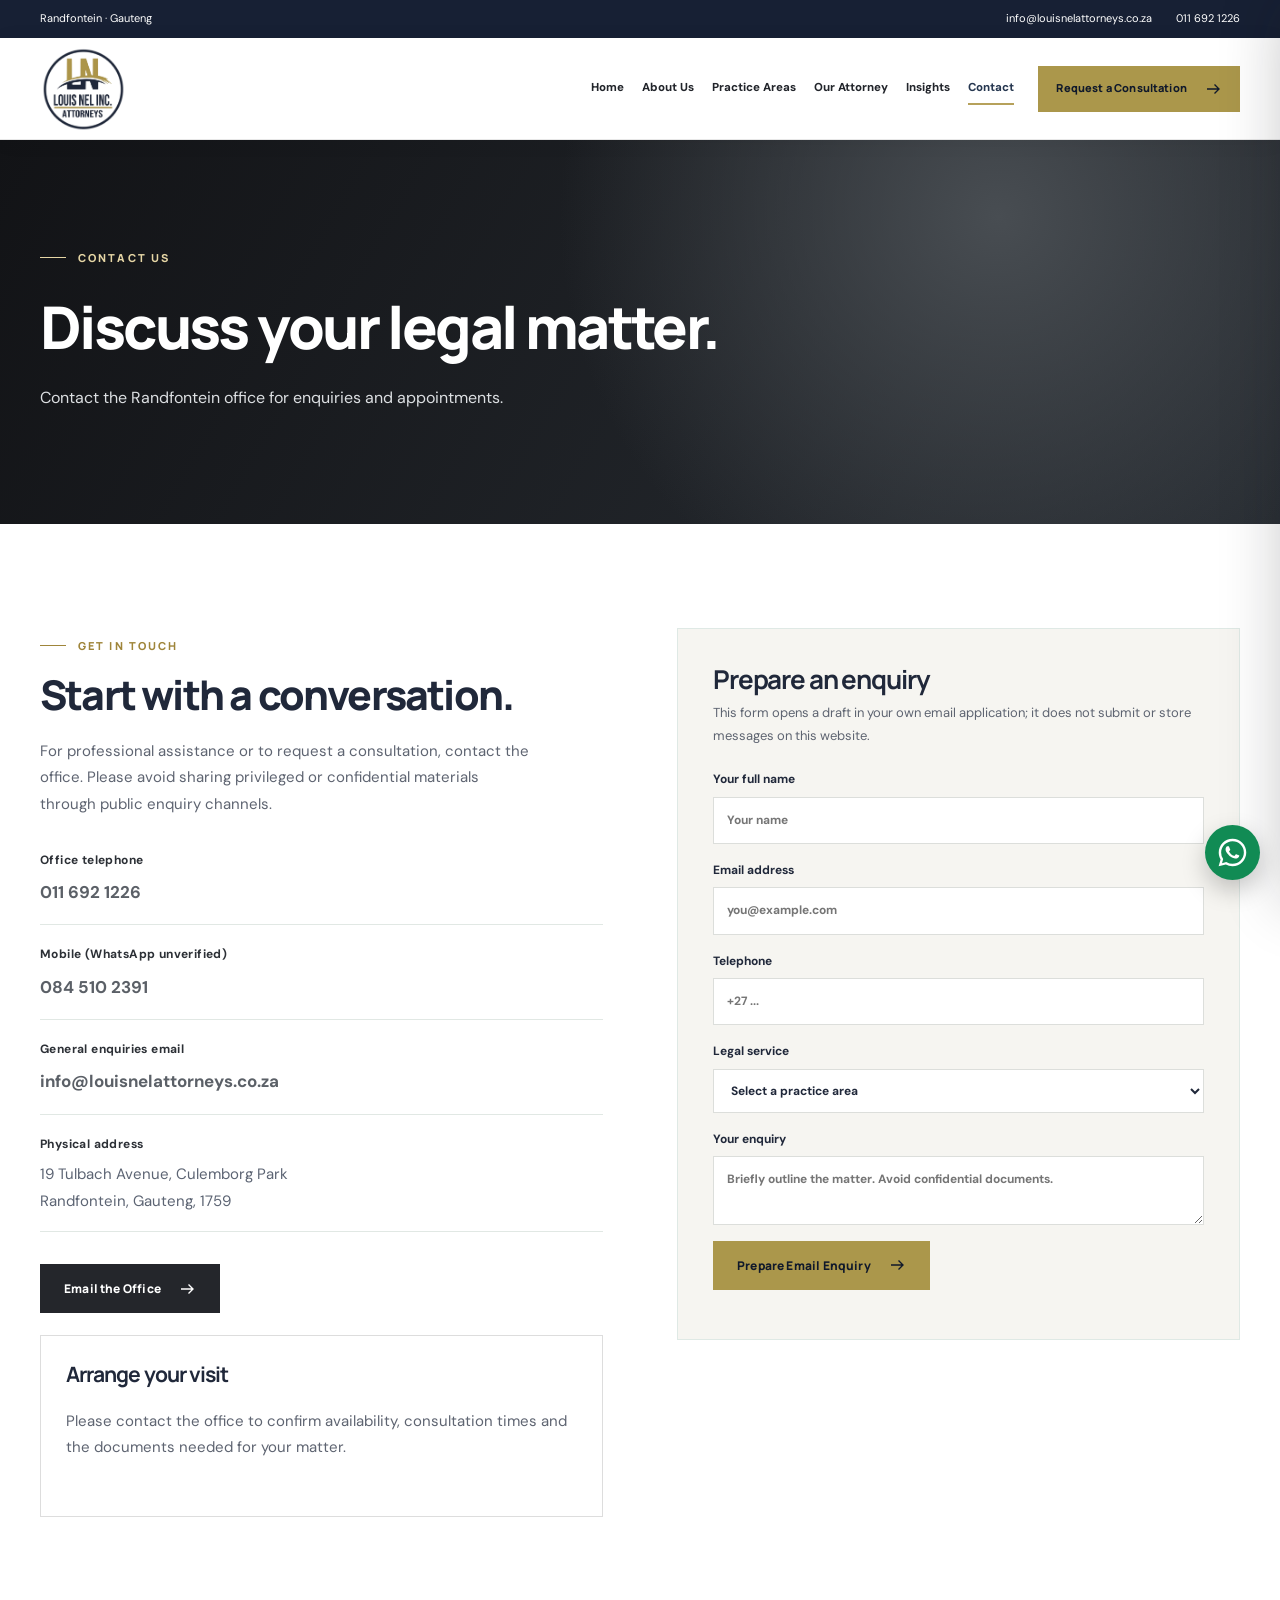
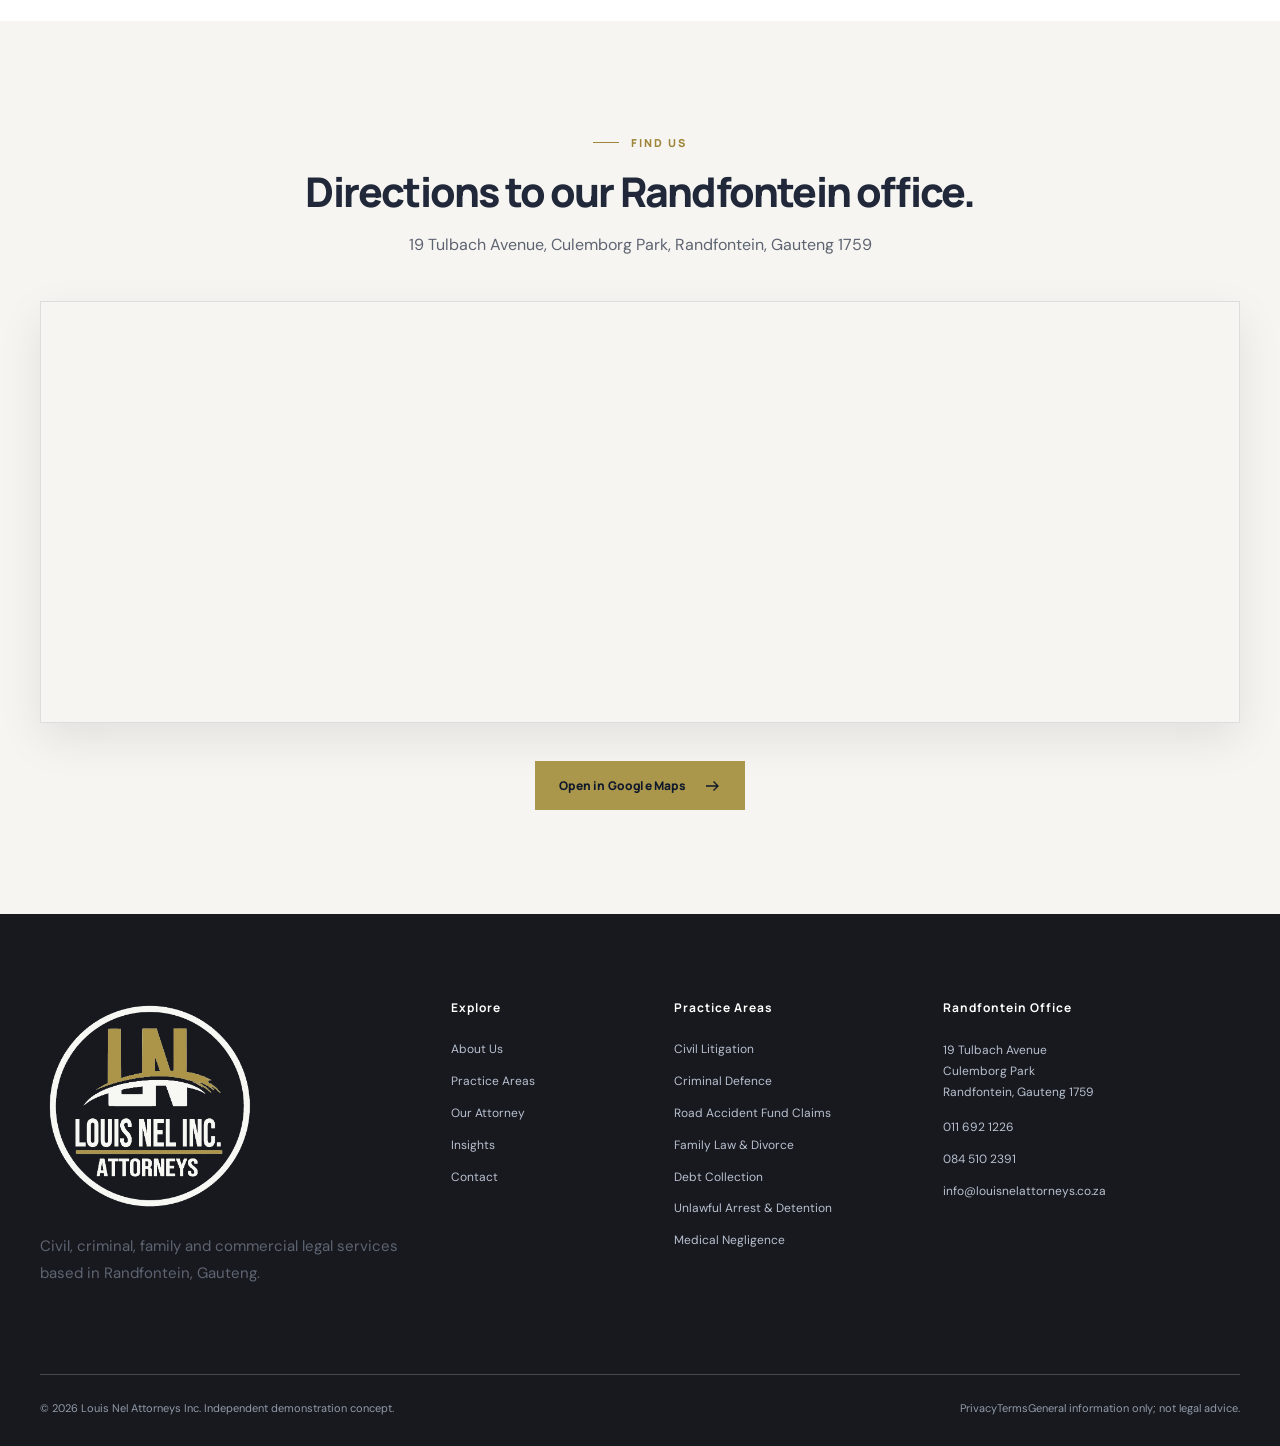
<file: contact/index.html>
<!doctype html>
<html lang="en-ZA"><head><meta charset="utf-8"/><meta content="width=device-width,initial-scale=1" name="viewport"/><meta content="#222b3c" name="theme-color"/><title>Contact | Louis Nel Attorneys / Prokureurs</title><meta content="Louis Nel Attorneys in Randfontein, Gauteng: civil and criminal litigation, RAF claims, family law, debt collection, commercial matters and estates." name="description"/><meta content="noindex,follow,max-image-preview:large" name="robots"/><link href="https://louis-nel-attorneys.vercel.app/contact/" rel="canonical"/><meta content="Contact | Louis Nel Attorneys / Prokureurs" property="og:title"/><meta content="Louis Nel Attorneys in Randfontein, Gauteng: civil and criminal litigation, RAF claims, family law, debt collection, commercial matters and estates." property="og:description"/><meta content="website" property="og:type"/><meta content="https://louis-nel-attorneys.vercel.app/contact/" property="og:url"/><meta content="https://louis-nel-attorneys.vercel.app/assets/louis-nel-whatsapp-preview.jpg" property="og:image"/><meta content="summary_large_image" name="twitter:card"/><link href="/assets/favicon.png" rel="icon" type="image/png"/><link href="https://images.pexels.com" rel="preconnect"/><link href="https://fonts.googleapis.com" rel="preconnect"/><link crossorigin="" href="https://fonts.gstatic.com" rel="preconnect"/><link href="/assets/site.css" rel="stylesheet"/><script defer="" src="/assets/site.js"></script><script type="application/ld+json">{"@context": "https://schema.org", "@type": "LegalService", "name": "Louis Nel Attorneys / Prokureurs", "url": "https://louis-nel-attorneys.vercel.app", "telephone": "+27116921226", "email": "info@louisnelattorneys.co.za", "image": "https://louis-nel-attorneys.vercel.app/assets/louis-nel-whatsapp-preview.jpg", "logo": "https://louis-nel-attorneys.vercel.app/assets/logo-header-transparent.png", "address": {"@type": "PostalAddress", "streetAddress": "19 Tulbach Avenue, Culemborg Park", "addressLocality": "Randfontein", "addressRegion": "Gauteng", "postalCode": "1759", "addressCountry": "ZA"}, "areaServed": "Randfontein and surrounding Gauteng areas"}</script><meta content="1200" property="og:image:width"/><meta content="630" property="og:image:height"/><meta content="Louis Nel Attorneys logo and Louis Nel portrait" property="og:image:alt"/><meta content="https://louis-nel-attorneys.vercel.app/assets/louis-nel-whatsapp-preview.jpg" name="twitter:image"/></head><body><a class="skip-link" href="#main">Skip to content</a>
<div class="topbar"><div class="container topbar-inner"><span class="topbar-address">Randfontein · Gauteng</span><div class="topbar-links"><a href="mailto:info@louisnelattorneys.co.za">info@louisnelattorneys.co.za</a><a href="tel:+27116921226">011 692 1226</a></div></div></div>
<header class="nav-shell"><div class="container nav-inner"><a aria-label="Louis Nel Attorneys / Prokureurs homepage" class="brand" href="/"><img alt="Louis Nel Attorneys / Prokureurs logo" height="95" src="/assets/logo-header-transparent.png" width="260"/></a><nav aria-label="Main navigation" class="nav-links"><a class="nav-link" href="/">Home</a><a class="nav-link" href="/about/">About Us</a><a class="nav-link" href="/practice-areas/">Practice Areas</a><a class="nav-link" href="/our-attorney/">Our Attorney</a><a class="nav-link" href="/insights/">Insights</a><a aria-current="page" class="nav-link active" href="/contact/">Contact</a></nav><a class="btn btn-gold nav-cta" href="/contact/">Request a Consultation <svg aria-hidden="true" fill="none" height="18" stroke="currentColor" stroke-width="1.8" viewbox="0 0 24 24" width="18" xmlns="http://www.w3.org/2000/svg"><path d="M4 12h16m-6-6 6 6-6 6"></path></svg></a><button aria-controls="mobile-panel" aria-expanded="false" aria-label="Open navigation" class="menu-open" data-mobile-open="" type="button">☰</button></div></header>
<div class="mobile-backdrop" id="mobile-backdrop"></div><nav aria-hidden="true" aria-label="Mobile navigation" class="mobile-panel" id="mobile-panel" inert=""><div class="mobile-head"><img alt="Louis Nel Attorneys / Prokureurs logo" src="/assets/logo-header-transparent.png"/><button aria-label="Close navigation" data-mobile-close="" type="button">×</button></div><div class="mobile-links"><a href="/">Home</a><a href="/about/">About Us</a><a href="/practice-areas/">Practice Areas</a><a href="/our-attorney/">Our Attorney</a><a href="/insights/">Insights</a><a href="/contact/">Contact</a></div><a class="btn btn-gold mobile-cta" href="/contact/">Contact the Firm <svg aria-hidden="true" fill="none" height="18" stroke="currentColor" stroke-width="1.8" viewbox="0 0 24 24" width="18" xmlns="http://www.w3.org/2000/svg"><path d="M4 12h16m-6-6 6 6-6 6"></path></svg></a></nav>
<main id="main"><section class="page-hero"><div class="container"><span class="eyebrow eyebrow-light">CONTACT US</span><h1>Discuss your legal matter.</h1><p>Contact the Randfontein office for enquiries and appointments.</p></div></section><section class="section"><div class="container contact-layout"><div class="contact-copy"><span class="eyebrow">GET IN TOUCH</span><h2>Start with a conversation.</h2><p>For professional assistance or to request a consultation, contact the office. Please avoid sharing privileged or confidential materials through public enquiry channels.</p><div class="contact-details"><div><strong>Office telephone</strong><a href="tel:+27116921226">011 692 1226</a></div><div><strong>Mobile (WhatsApp unverified)</strong><a href="tel:+27845102391">084 510 2391</a></div><div><strong>General enquiries email</strong><a href="mailto:info@louisnelattorneys.co.za">info@louisnelattorneys.co.za</a></div><div><strong>Physical address</strong><span>19 Tulbach Avenue, Culemborg Park<br/>Randfontein, Gauteng, 1759</span></div></div><a class="btn btn-navy" href="mailto:info@louisnelattorneys.co.za">Email the Office <svg aria-hidden="true" fill="none" height="18" stroke="currentColor" stroke-width="1.8" viewbox="0 0 24 24" width="18" xmlns="http://www.w3.org/2000/svg"><path d="M4 12h16m-6-6 6 6-6 6"></path></svg></a><div class="office-panel"><h3>Arrange your visit</h3><p>Please contact the office to confirm availability, consultation times and the documents needed for your matter.</p></div></div><div class="contact-form-shell"><h3>Prepare an enquiry</h3><p>This form opens a draft in your own email application; it does not submit or store messages on this website.</p><form id="enquiry-form"><label>Your full name <input autocomplete="name" maxlength="120" name="name" placeholder="Your name" required=""/></label><label>Email address <input autocomplete="email" name="email" placeholder="you@example.com" required="" type="email"/></label><label>Telephone <input autocomplete="tel" name="phone" placeholder="+27 ..." type="tel"/></label><label>Legal service <select id="area" name="area"><option value="">Select a practice area</option><option value="civil">Civil Litigation</option><option value="criminal">Criminal Defence</option><option value="raf">Road Accident Fund Claims</option><option value="family">Family Law &amp; Divorce</option><option value="debt">Debt Collection</option><option value="unlawful-arrest">Unlawful Arrest &amp; Detention</option><option value="medical">Medical Negligence</option><option value="commercial">Corporate &amp; Commercial Law</option><option value="estates">Wills &amp; Deceased Estates</option></select></label><label>Your enquiry <textarea maxlength="3000" minlength="10" name="message" placeholder="Briefly outline the matter. Avoid confidential documents." required=""></textarea></label><div aria-hidden="true" style="position:absolute;left:-9999px"><label>Leave blank <input autocomplete="off" name="company_website" tabindex="-1"/></label></div><button class="btn btn-gold" type="submit">Prepare Email Enquiry <svg aria-hidden="true" fill="none" height="18" stroke="currentColor" stroke-width="1.8" viewbox="0 0 24 24" width="18" xmlns="http://www.w3.org/2000/svg"><path d="M4 12h16m-6-6 6 6-6 6"></path></svg></button><p aria-live="polite" id="form-status" role="status"></p></form></div></div></section><section class="section cream"><div class="container"><div class="section-heading centered"><span class="eyebrow">FIND US</span><h2>Directions to our Randfontein office.</h2><p>19 Tulbach Avenue, Culemborg Park, Randfontein, Gauteng 1759</p></div><div class="map-frame"><iframe allowfullscreen="" loading="lazy" referrerpolicy="no-referrer-when-downgrade" src="https://www.google.com/maps?q=19%20Tulbach%20Avenue%2C%20Culemborg%20Park%2C%20Randfontein%2C%20Gauteng%201759%2C%20South%20Africa&amp;output=embed" title="Randfontein office map for Louis Nel Attorneys"></iframe></div><div class="section-action centered"><a class="btn btn-gold" href="https://www.google.com/maps/search/?api=1&amp;query=19%20Tulbach%20Avenue%2C%20Culemborg%20Park%2C%20Randfontein%2C%20Gauteng%201759%2C%20South%20Africa">Open in Google Maps <svg aria-hidden="true" fill="none" height="18" stroke="currentColor" stroke-width="1.8" viewbox="0 0 24 24" width="18" xmlns="http://www.w3.org/2000/svg"><path d="M4 12h16m-6-6 6 6-6 6"></path></svg></a></div></div></section></main>
<footer class="site-footer"><div class="container"><div class="footer-grid"><div><a class="footer-logo" href="/"><img alt="Louis Nel Attorneys / Prokureurs logo" height="105" loading="lazy" src="/assets/logo-footer-transparent.png" width="300"/></a><p>Civil, criminal, family and commercial legal services based in Randfontein, Gauteng.</p></div><div><h3>Explore</h3><div class="footer-links"><a href="/about/">About Us</a><a href="/practice-areas/">Practice Areas</a><a href="/our-attorney/">Our Attorney</a><a href="/insights/">Insights</a><a href="/contact/">Contact</a></div></div><div><h3>Practice Areas</h3><div class="footer-links"><a href="/practice-areas/#civil">Civil Litigation</a><a href="/practice-areas/#criminal">Criminal Defence</a><a href="/practice-areas/#raf">Road Accident Fund Claims</a><a href="/practice-areas/#family">Family Law &amp; Divorce</a><a href="/practice-areas/#debt">Debt Collection</a><a href="/practice-areas/#unlawful-arrest">Unlawful Arrest &amp; Detention</a><a href="/practice-areas/#medical">Medical Negligence</a></div></div><div class="footer-location"><h3>Randfontein Office</h3><address>19 Tulbach Avenue<br/>Culemborg Park<br/>Randfontein, Gauteng 1759</address><div class="footer-links" style="margin-top:15px"><a href="tel:+27116921226">011 692 1226</a><a href="tel:+27845102391">084 510 2391</a><a href="mailto:info@louisnelattorneys.co.za">info@louisnelattorneys.co.za</a></div></div></div><div class="footer-bottom"><span>© 2026 Louis Nel Attorneys Inc. Independent demonstration concept.</span><span class="footer-legal"><a href="/privacy/">Privacy</a><a href="/terms/">Terms</a><span>General information only; not legal advice.</span></span></div></div></footer>
<a aria-label="Enquire with Louis Nel Attorneys using listed mobile number (WhatsApp unverified)" class="floating-whatsapp" href="https://wa.me/27845102391?text=Good%20day%2C%20I%20would%20like%20to%20enquire%20about%20legal%20services%20with%20Louis%20Nel%20Attorneys." rel="noopener noreferrer" target="_blank" title="Message the listed mobile number"><svg aria-hidden="true" viewbox="0 0 32 32" xmlns="http://www.w3.org/2000/svg"><path d="M16 .8C7.61.8.8 7.59.8 15.98c0 2.69.7 5.31 2.03 7.62L.7 31.3l7.91-2.08a15.15 15.15 0 0 0 7.37 1.88h.01c8.38 0 15.2-6.82 15.2-15.2 0-4.06-1.58-7.88-4.46-10.76A15.07 15.07 0 0 0 16 .8Zm0 27.73a12.54 12.54 0 0 1-6.39-1.75l-.46-.27-4.7 1.23 1.25-4.58-.3-.47a12.5 12.5 0 0 1-1.93-6.7C3.47 9.08 9.08 3.47 16 3.47a12.45 12.45 0 0 1 8.87 3.68 12.48 12.48 0 0 1 3.67 8.86c0 6.91-5.62 12.52-12.54 12.52Zm6.88-9.38c-.38-.19-2.23-1.1-2.58-1.23-.34-.13-.59-.19-.84.19s-.96 1.23-1.18 1.49-.44.29-.82.1a10.32 10.32 0 0 1-3.04-1.88 11.39 11.39 0 0 1-2.1-2.61c-.22-.38-.02-.58.16-.77.17-.17.38-.44.57-.66s.25-.38.38-.63.06-.47-.03-.66c-.1-.19-.85-2.04-1.16-2.8-.3-.74-.61-.64-.84-.65l-.71-.01c-.25 0-.66.1-1.01.47-.34.38-1.32 1.29-1.32 3.13s1.35 3.62 1.53 3.87a14.37 14.37 0 0 0 5.51 4.89c1.03.45 1.84.72 2.48.93 1.04.33 1.98.29 2.72.18.83-.13 2.23-.91 2.55-1.79.31-.88.31-1.64.22-1.8-.09-.16-.34-.25-.72-.44Z" fill="currentColor"></path></svg><span aria-hidden="true" class="whatsapp-tooltip">WhatsApp Us</span></a><button aria-label="Back to top" class="scroll-top" title="Back to top" type="button">↑</button></body></html>
</file>
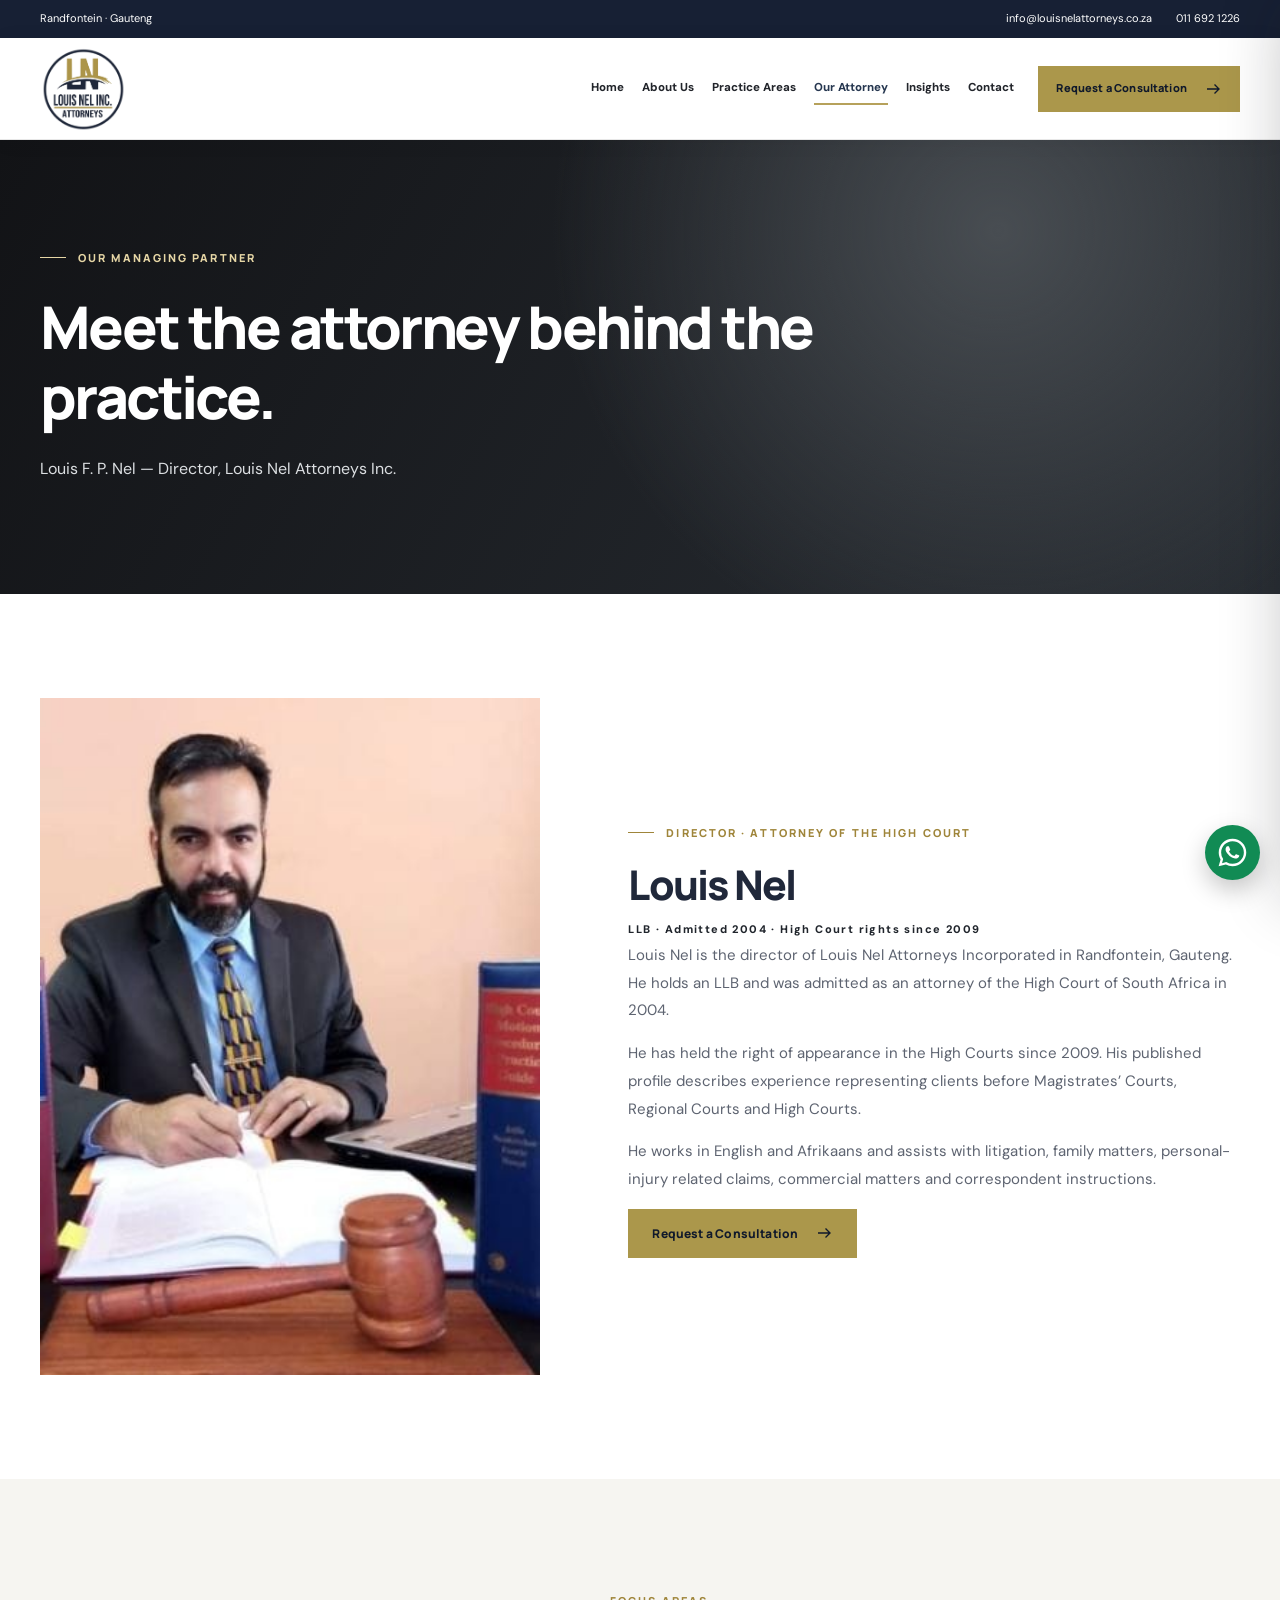
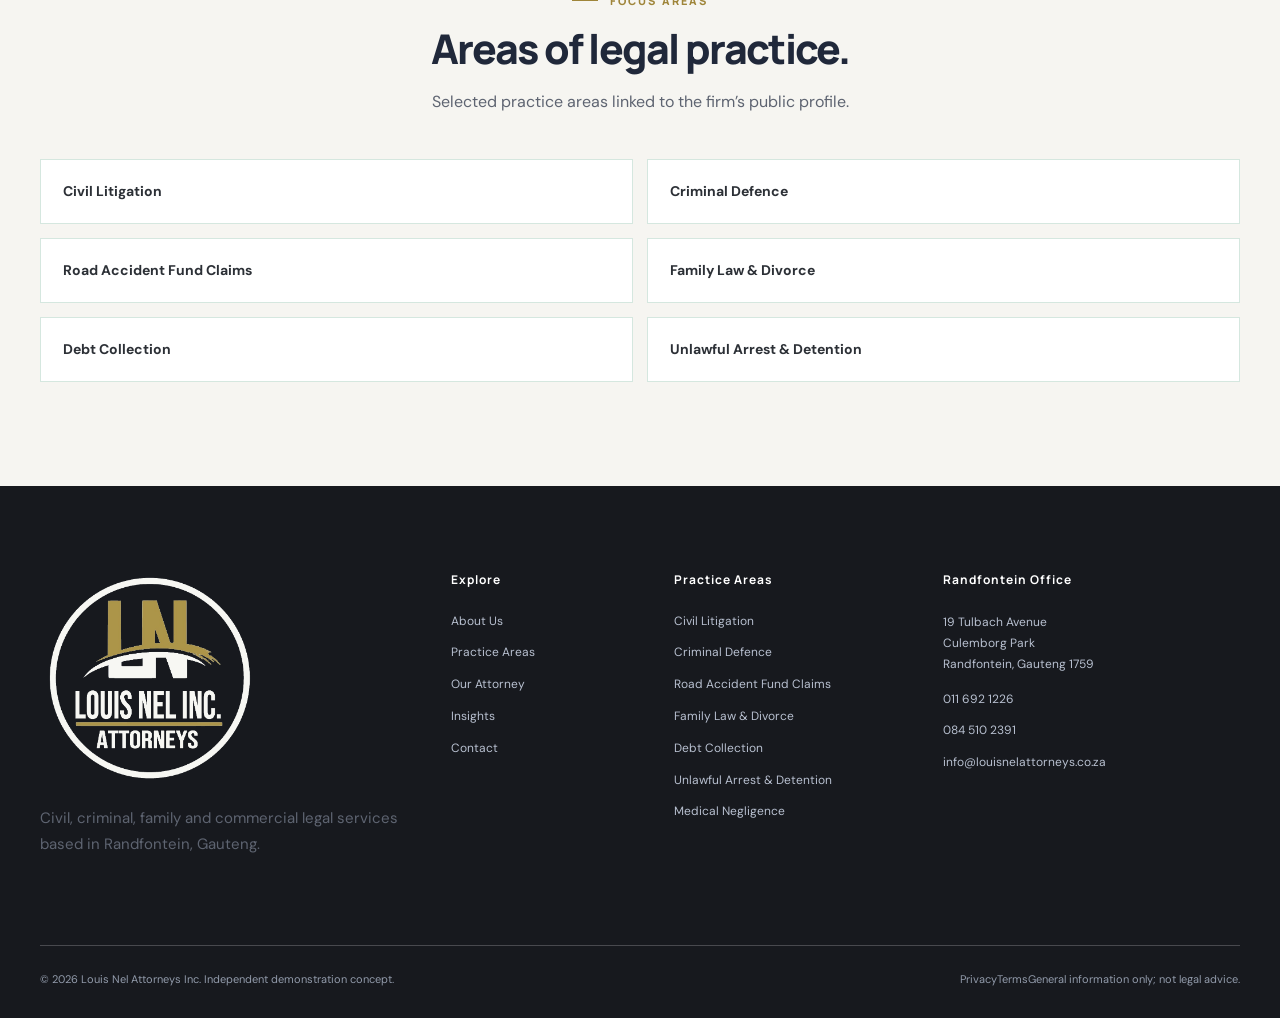
<file: our-attorney/index.html>
<!doctype html>
<html lang="en-ZA"><head><meta charset="utf-8"/><meta content="width=device-width,initial-scale=1" name="viewport"/><meta content="#222b3c" name="theme-color"/><title>Our Attorney | Louis Nel Attorneys / Prokureurs</title><meta content="Louis Nel Attorneys in Randfontein, Gauteng: civil and criminal litigation, RAF claims, family law, debt collection, commercial matters and estates." name="description"/><meta content="noindex,follow,max-image-preview:large" name="robots"/><link href="https://louis-nel-attorneys.vercel.app/our-attorney/" rel="canonical"/><meta content="Our Attorney | Louis Nel Attorneys / Prokureurs" property="og:title"/><meta content="Louis Nel Attorneys in Randfontein, Gauteng: civil and criminal litigation, RAF claims, family law, debt collection, commercial matters and estates." property="og:description"/><meta content="website" property="og:type"/><meta content="https://louis-nel-attorneys.vercel.app/our-attorney/" property="og:url"/><meta content="https://louis-nel-attorneys.vercel.app/assets/louis-nel-whatsapp-preview.jpg" property="og:image"/><meta content="summary_large_image" name="twitter:card"/><link href="/assets/favicon.png" rel="icon" type="image/png"/><link href="https://images.pexels.com" rel="preconnect"/><link href="https://fonts.googleapis.com" rel="preconnect"/><link crossorigin="" href="https://fonts.gstatic.com" rel="preconnect"/><link href="/assets/site.css" rel="stylesheet"/><script defer="" src="/assets/site.js"></script><script type="application/ld+json">{"@context": "https://schema.org", "@type": "LegalService", "name": "Louis Nel Attorneys / Prokureurs", "url": "https://louis-nel-attorneys.vercel.app", "telephone": "+27116921226", "email": "info@louisnelattorneys.co.za", "image": "https://louis-nel-attorneys.vercel.app/assets/louis-nel-whatsapp-preview.jpg", "logo": "https://louis-nel-attorneys.vercel.app/assets/logo-header-transparent.png", "address": {"@type": "PostalAddress", "streetAddress": "19 Tulbach Avenue, Culemborg Park", "addressLocality": "Randfontein", "addressRegion": "Gauteng", "postalCode": "1759", "addressCountry": "ZA"}, "areaServed": "Randfontein and surrounding Gauteng areas"}</script><meta content="1200" property="og:image:width"/><meta content="630" property="og:image:height"/><meta content="Louis Nel Attorneys logo and Louis Nel portrait" property="og:image:alt"/><meta content="https://louis-nel-attorneys.vercel.app/assets/louis-nel-whatsapp-preview.jpg" name="twitter:image"/></head><body><a class="skip-link" href="#main">Skip to content</a>
<div class="topbar"><div class="container topbar-inner"><span class="topbar-address">Randfontein · Gauteng</span><div class="topbar-links"><a href="mailto:info@louisnelattorneys.co.za">info@louisnelattorneys.co.za</a><a href="tel:+27116921226">011 692 1226</a></div></div></div>
<header class="nav-shell"><div class="container nav-inner"><a aria-label="Louis Nel Attorneys / Prokureurs homepage" class="brand" href="/"><img alt="Louis Nel Attorneys / Prokureurs logo" height="95" src="/assets/logo-header-transparent.png" width="260"/></a><nav aria-label="Main navigation" class="nav-links"><a class="nav-link" href="/">Home</a><a class="nav-link" href="/about/">About Us</a><a class="nav-link" href="/practice-areas/">Practice Areas</a><a aria-current="page" class="nav-link active" href="/our-attorney/">Our Attorney</a><a class="nav-link" href="/insights/">Insights</a><a class="nav-link" href="/contact/">Contact</a></nav><a class="btn btn-gold nav-cta" href="/contact/">Request a Consultation <svg aria-hidden="true" fill="none" height="18" stroke="currentColor" stroke-width="1.8" viewbox="0 0 24 24" width="18" xmlns="http://www.w3.org/2000/svg"><path d="M4 12h16m-6-6 6 6-6 6"></path></svg></a><button aria-controls="mobile-panel" aria-expanded="false" aria-label="Open navigation" class="menu-open" data-mobile-open="" type="button">☰</button></div></header>
<div class="mobile-backdrop" id="mobile-backdrop"></div><nav aria-hidden="true" aria-label="Mobile navigation" class="mobile-panel" id="mobile-panel" inert=""><div class="mobile-head"><img alt="Louis Nel Attorneys / Prokureurs logo" src="/assets/logo-header-transparent.png"/><button aria-label="Close navigation" data-mobile-close="" type="button">×</button></div><div class="mobile-links"><a href="/">Home</a><a href="/about/">About Us</a><a href="/practice-areas/">Practice Areas</a><a href="/our-attorney/">Our Attorney</a><a href="/insights/">Insights</a><a href="/contact/">Contact</a></div><a class="btn btn-gold mobile-cta" href="/contact/">Contact the Firm <svg aria-hidden="true" fill="none" height="18" stroke="currentColor" stroke-width="1.8" viewbox="0 0 24 24" width="18" xmlns="http://www.w3.org/2000/svg"><path d="M4 12h16m-6-6 6 6-6 6"></path></svg></a></nav>
<main id="main"><section class="page-hero"><div class="container"><span class="eyebrow eyebrow-light">OUR MANAGING PARTNER</span><h1>Meet the attorney behind the practice.</h1><p>Louis F. P. Nel — Director, Louis Nel Attorneys Inc.</p></div></section><section class="section"><div class="container profile-layout"><div class="profile-photo"><img alt="Portrait of Louis Nel, director of Louis Nel Attorneys" height="550" loading="eager" src="/assets/louis-nel-portrait.jpg" width="400"/></div><div class="profile-body"><span class="eyebrow">DIRECTOR · ATTORNEY OF THE HIGH COURT</span><h2>Louis Nel</h2><span class="profile-role">LLB · Admitted 2004 · High Court rights since 2009</span><p>Louis Nel is the director of Louis Nel Attorneys Incorporated in Randfontein, Gauteng. He holds an LLB and was admitted as an attorney of the High Court of South Africa in 2004.</p><p>He has held the right of appearance in the High Courts since 2009. His published profile describes experience representing clients before Magistrates’ Courts, Regional Courts and High Courts.</p><p>He works in English and Afrikaans and assists with litigation, family matters, personal-injury related claims, commercial matters and correspondent instructions.</p><a class="btn btn-gold" href="/contact/">Request a Consultation <svg aria-hidden="true" fill="none" height="18" stroke="currentColor" stroke-width="1.8" viewbox="0 0 24 24" width="18" xmlns="http://www.w3.org/2000/svg"><path d="M4 12h16m-6-6 6 6-6 6"></path></svg></a></div></div></section><section class="section cream"><div class="container"><div class="section-heading centered"><span class="eyebrow">FOCUS AREAS</span><h2>Areas of legal practice.</h2><p>Selected practice areas linked to the firm’s public profile.</p></div><div class="service-pills"><a href="/practice-areas/#civil">Civil Litigation</a><a href="/practice-areas/#criminal">Criminal Defence</a><a href="/practice-areas/#raf">Road Accident Fund Claims</a><a href="/practice-areas/#family">Family Law &amp; Divorce</a><a href="/practice-areas/#debt">Debt Collection</a><a href="/practice-areas/#unlawful-arrest">Unlawful Arrest &amp; Detention</a></div></div></section></main>
<footer class="site-footer"><div class="container"><div class="footer-grid"><div><a class="footer-logo" href="/"><img alt="Louis Nel Attorneys / Prokureurs logo" height="105" loading="lazy" src="/assets/logo-footer-transparent.png" width="300"/></a><p>Civil, criminal, family and commercial legal services based in Randfontein, Gauteng.</p></div><div><h3>Explore</h3><div class="footer-links"><a href="/about/">About Us</a><a href="/practice-areas/">Practice Areas</a><a href="/our-attorney/">Our Attorney</a><a href="/insights/">Insights</a><a href="/contact/">Contact</a></div></div><div><h3>Practice Areas</h3><div class="footer-links"><a href="/practice-areas/#civil">Civil Litigation</a><a href="/practice-areas/#criminal">Criminal Defence</a><a href="/practice-areas/#raf">Road Accident Fund Claims</a><a href="/practice-areas/#family">Family Law &amp; Divorce</a><a href="/practice-areas/#debt">Debt Collection</a><a href="/practice-areas/#unlawful-arrest">Unlawful Arrest &amp; Detention</a><a href="/practice-areas/#medical">Medical Negligence</a></div></div><div class="footer-location"><h3>Randfontein Office</h3><address>19 Tulbach Avenue<br/>Culemborg Park<br/>Randfontein, Gauteng 1759</address><div class="footer-links" style="margin-top:15px"><a href="tel:+27116921226">011 692 1226</a><a href="tel:+27845102391">084 510 2391</a><a href="mailto:info@louisnelattorneys.co.za">info@louisnelattorneys.co.za</a></div></div></div><div class="footer-bottom"><span>© 2026 Louis Nel Attorneys Inc. Independent demonstration concept.</span><span class="footer-legal"><a href="/privacy/">Privacy</a><a href="/terms/">Terms</a><span>General information only; not legal advice.</span></span></div></div></footer>
<a aria-label="Enquire with Louis Nel Attorneys using listed mobile number (WhatsApp unverified)" class="floating-whatsapp" href="https://wa.me/27845102391?text=Good%20day%2C%20I%20would%20like%20to%20enquire%20about%20legal%20services%20with%20Louis%20Nel%20Attorneys." rel="noopener noreferrer" target="_blank" title="Message the listed mobile number"><svg aria-hidden="true" viewbox="0 0 32 32" xmlns="http://www.w3.org/2000/svg"><path d="M16 .8C7.61.8.8 7.59.8 15.98c0 2.69.7 5.31 2.03 7.62L.7 31.3l7.91-2.08a15.15 15.15 0 0 0 7.37 1.88h.01c8.38 0 15.2-6.82 15.2-15.2 0-4.06-1.58-7.88-4.46-10.76A15.07 15.07 0 0 0 16 .8Zm0 27.73a12.54 12.54 0 0 1-6.39-1.75l-.46-.27-4.7 1.23 1.25-4.58-.3-.47a12.5 12.5 0 0 1-1.93-6.7C3.47 9.08 9.08 3.47 16 3.47a12.45 12.45 0 0 1 8.87 3.68 12.48 12.48 0 0 1 3.67 8.86c0 6.91-5.62 12.52-12.54 12.52Zm6.88-9.38c-.38-.19-2.23-1.1-2.58-1.23-.34-.13-.59-.19-.84.19s-.96 1.23-1.18 1.49-.44.29-.82.1a10.32 10.32 0 0 1-3.04-1.88 11.39 11.39 0 0 1-2.1-2.61c-.22-.38-.02-.58.16-.77.17-.17.38-.44.57-.66s.25-.38.38-.63.06-.47-.03-.66c-.1-.19-.85-2.04-1.16-2.8-.3-.74-.61-.64-.84-.65l-.71-.01c-.25 0-.66.1-1.01.47-.34.38-1.32 1.29-1.32 3.13s1.35 3.62 1.53 3.87a14.37 14.37 0 0 0 5.51 4.89c1.03.45 1.84.72 2.48.93 1.04.33 1.98.29 2.72.18.83-.13 2.23-.91 2.55-1.79.31-.88.31-1.64.22-1.8-.09-.16-.34-.25-.72-.44Z" fill="currentColor"></path></svg><span aria-hidden="true" class="whatsapp-tooltip">WhatsApp Us</span></a><button aria-label="Back to top" class="scroll-top" title="Back to top" type="button">↑</button></body></html>
</file>
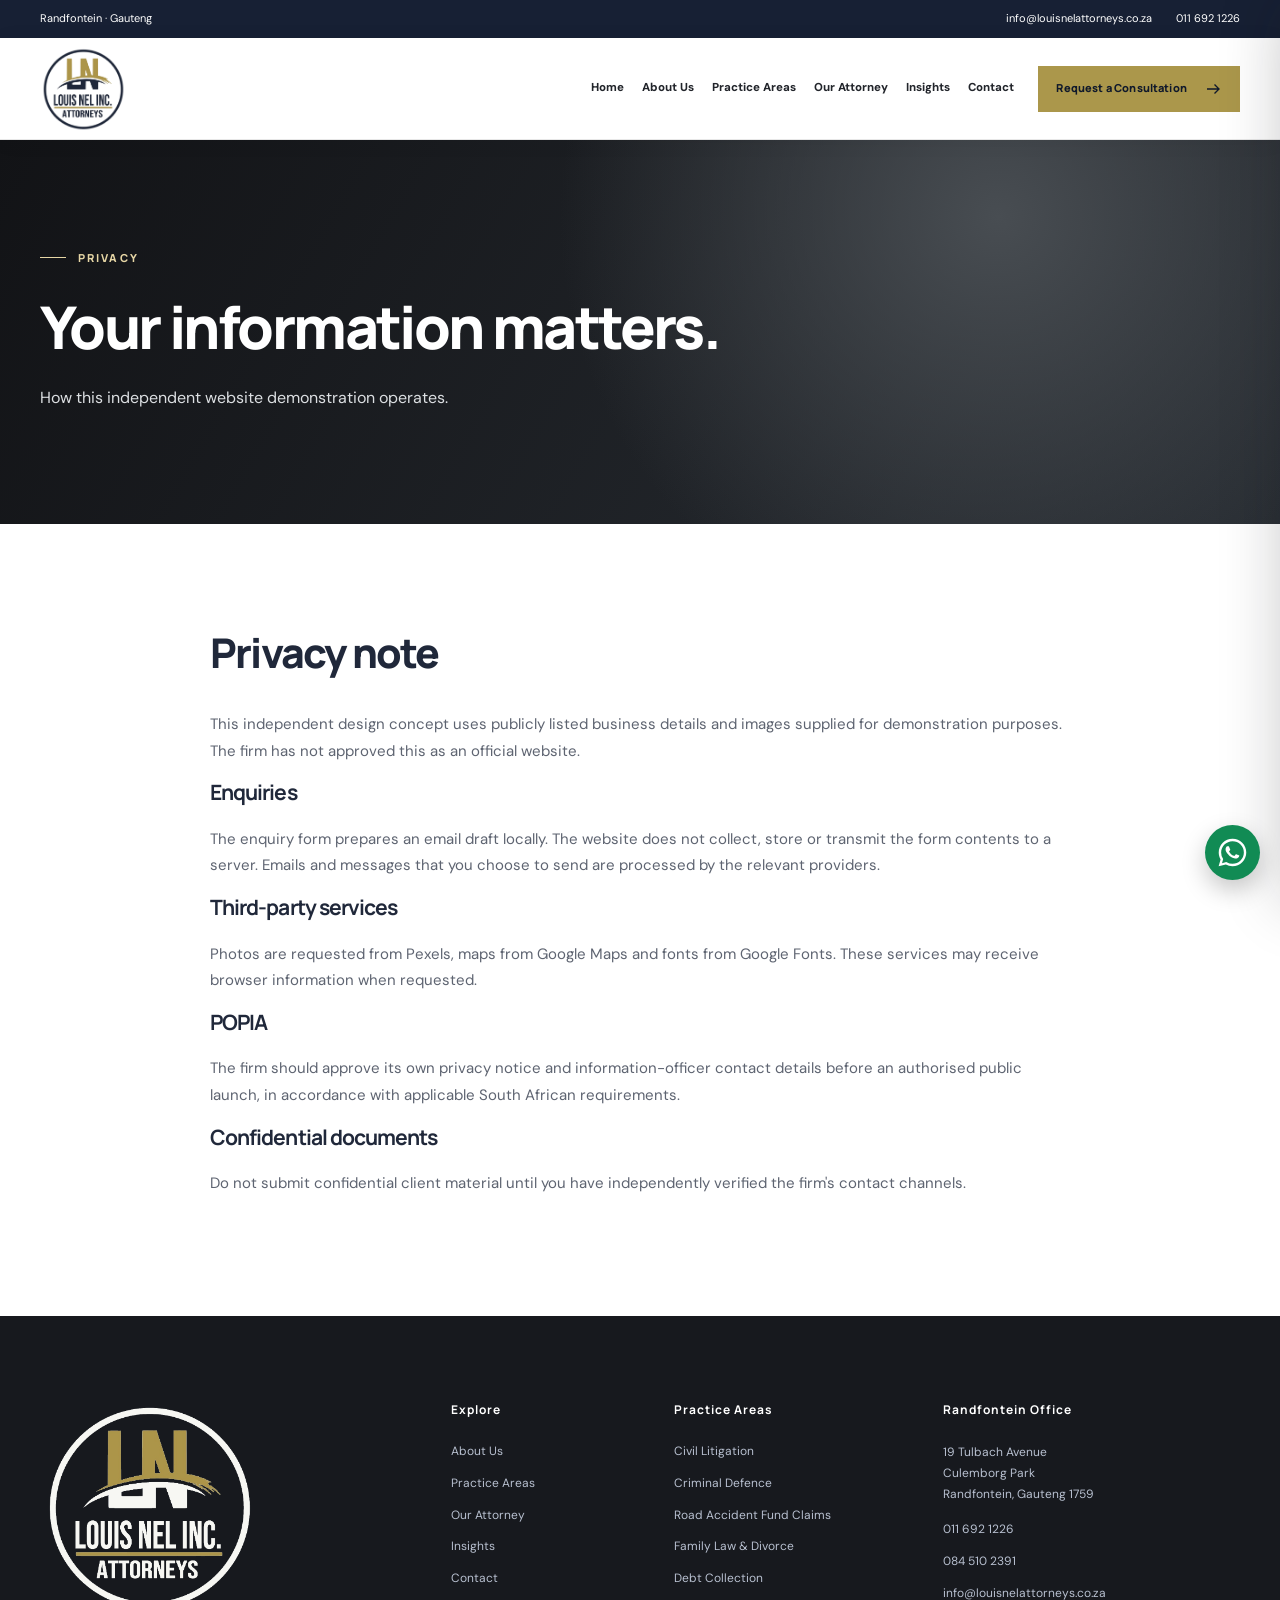
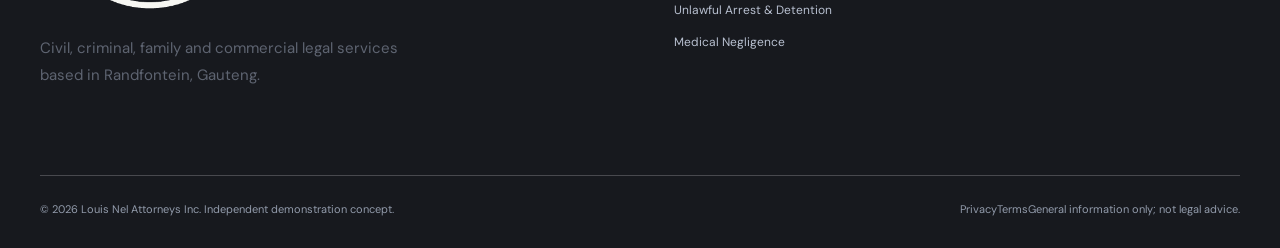
<file: privacy/index.html>
<!doctype html>
<html lang="en-ZA"><head><meta charset="utf-8"/><meta content="width=device-width,initial-scale=1" name="viewport"/><meta content="#222b3c" name="theme-color"/><title>Privacy | Louis Nel Attorneys / Prokureurs</title><meta content="Louis Nel Attorneys in Randfontein, Gauteng: civil and criminal litigation, RAF claims, family law, debt collection, commercial matters and estates." name="description"/><meta content="noindex,follow,max-image-preview:large" name="robots"/><link href="https://louis-nel-attorneys.vercel.app/privacy/" rel="canonical"/><meta content="Privacy | Louis Nel Attorneys / Prokureurs" property="og:title"/><meta content="Louis Nel Attorneys in Randfontein, Gauteng: civil and criminal litigation, RAF claims, family law, debt collection, commercial matters and estates." property="og:description"/><meta content="website" property="og:type"/><meta content="https://louis-nel-attorneys.vercel.app/privacy/" property="og:url"/><meta content="https://louis-nel-attorneys.vercel.app/assets/louis-nel-whatsapp-preview.jpg" property="og:image"/><meta content="summary_large_image" name="twitter:card"/><link href="/assets/favicon.png" rel="icon" type="image/png"/><link href="https://images.pexels.com" rel="preconnect"/><link href="https://fonts.googleapis.com" rel="preconnect"/><link crossorigin="" href="https://fonts.gstatic.com" rel="preconnect"/><link href="/assets/site.css" rel="stylesheet"/><script defer="" src="/assets/site.js"></script><script type="application/ld+json">{"@context": "https://schema.org", "@type": "LegalService", "name": "Louis Nel Attorneys / Prokureurs", "url": "https://louis-nel-attorneys.vercel.app", "telephone": "+27116921226", "email": "info@louisnelattorneys.co.za", "image": "https://louis-nel-attorneys.vercel.app/assets/louis-nel-whatsapp-preview.jpg", "logo": "https://louis-nel-attorneys.vercel.app/assets/logo-header-transparent.png", "address": {"@type": "PostalAddress", "streetAddress": "19 Tulbach Avenue, Culemborg Park", "addressLocality": "Randfontein", "addressRegion": "Gauteng", "postalCode": "1759", "addressCountry": "ZA"}, "areaServed": "Randfontein and surrounding Gauteng areas"}</script><meta content="1200" property="og:image:width"/><meta content="630" property="og:image:height"/><meta content="Louis Nel Attorneys logo and Louis Nel portrait" property="og:image:alt"/><meta content="https://louis-nel-attorneys.vercel.app/assets/louis-nel-whatsapp-preview.jpg" name="twitter:image"/></head><body><a class="skip-link" href="#main">Skip to content</a>
<div class="topbar"><div class="container topbar-inner"><span class="topbar-address">Randfontein · Gauteng</span><div class="topbar-links"><a href="mailto:info@louisnelattorneys.co.za">info@louisnelattorneys.co.za</a><a href="tel:+27116921226">011 692 1226</a></div></div></div>
<header class="nav-shell"><div class="container nav-inner"><a aria-label="Louis Nel Attorneys / Prokureurs homepage" class="brand" href="/"><img alt="Louis Nel Attorneys / Prokureurs logo" height="95" src="/assets/logo-header-transparent.png" width="260"/></a><nav aria-label="Main navigation" class="nav-links"><a class="nav-link" href="/">Home</a><a class="nav-link" href="/about/">About Us</a><a class="nav-link" href="/practice-areas/">Practice Areas</a><a class="nav-link" href="/our-attorney/">Our Attorney</a><a class="nav-link" href="/insights/">Insights</a><a class="nav-link" href="/contact/">Contact</a></nav><a class="btn btn-gold nav-cta" href="/contact/">Request a Consultation <svg aria-hidden="true" fill="none" height="18" stroke="currentColor" stroke-width="1.8" viewbox="0 0 24 24" width="18" xmlns="http://www.w3.org/2000/svg"><path d="M4 12h16m-6-6 6 6-6 6"></path></svg></a><button aria-controls="mobile-panel" aria-expanded="false" aria-label="Open navigation" class="menu-open" data-mobile-open="" type="button">☰</button></div></header>
<div class="mobile-backdrop" id="mobile-backdrop"></div><nav aria-hidden="true" aria-label="Mobile navigation" class="mobile-panel" id="mobile-panel" inert=""><div class="mobile-head"><img alt="Louis Nel Attorneys / Prokureurs logo" src="/assets/logo-header-transparent.png"/><button aria-label="Close navigation" data-mobile-close="" type="button">×</button></div><div class="mobile-links"><a href="/">Home</a><a href="/about/">About Us</a><a href="/practice-areas/">Practice Areas</a><a href="/our-attorney/">Our Attorney</a><a href="/insights/">Insights</a><a href="/contact/">Contact</a></div><a class="btn btn-gold mobile-cta" href="/contact/">Contact the Firm <svg aria-hidden="true" fill="none" height="18" stroke="currentColor" stroke-width="1.8" viewbox="0 0 24 24" width="18" xmlns="http://www.w3.org/2000/svg"><path d="M4 12h16m-6-6 6 6-6 6"></path></svg></a></nav>
<main id="main"><section class="page-hero"><div class="container"><span class="eyebrow eyebrow-light">PRIVACY</span><h1>Your information matters.</h1><p>How this independent website demonstration operates.</p></div></section><section class="section"><div class="container" style="max-width:860px"><h2>Privacy note</h2><p>This independent design concept uses publicly listed business details and images supplied for demonstration purposes. The firm has not approved this as an official website.</p><h3>Enquiries</h3><p>The enquiry form prepares an email draft locally. The website does not collect, store or transmit the form contents to a server. Emails and messages that you choose to send are processed by the relevant providers.</p><h3>Third-party services</h3><p>Photos are requested from Pexels, maps from Google Maps and fonts from Google Fonts. These services may receive browser information when requested.</p><h3>POPIA</h3><p>The firm should approve its own privacy notice and information-officer contact details before an authorised public launch, in accordance with applicable South African requirements.</p><h3>Confidential documents</h3><p>Do not submit confidential client material until you have independently verified the firm's contact channels.</p></div></section></main>
<footer class="site-footer"><div class="container"><div class="footer-grid"><div><a class="footer-logo" href="/"><img alt="Louis Nel Attorneys / Prokureurs logo" height="105" loading="lazy" src="/assets/logo-footer-transparent.png" width="300"/></a><p>Civil, criminal, family and commercial legal services based in Randfontein, Gauteng.</p></div><div><h3>Explore</h3><div class="footer-links"><a href="/about/">About Us</a><a href="/practice-areas/">Practice Areas</a><a href="/our-attorney/">Our Attorney</a><a href="/insights/">Insights</a><a href="/contact/">Contact</a></div></div><div><h3>Practice Areas</h3><div class="footer-links"><a href="/practice-areas/#civil">Civil Litigation</a><a href="/practice-areas/#criminal">Criminal Defence</a><a href="/practice-areas/#raf">Road Accident Fund Claims</a><a href="/practice-areas/#family">Family Law &amp; Divorce</a><a href="/practice-areas/#debt">Debt Collection</a><a href="/practice-areas/#unlawful-arrest">Unlawful Arrest &amp; Detention</a><a href="/practice-areas/#medical">Medical Negligence</a></div></div><div class="footer-location"><h3>Randfontein Office</h3><address>19 Tulbach Avenue<br/>Culemborg Park<br/>Randfontein, Gauteng 1759</address><div class="footer-links" style="margin-top:15px"><a href="tel:+27116921226">011 692 1226</a><a href="tel:+27845102391">084 510 2391</a><a href="mailto:info@louisnelattorneys.co.za">info@louisnelattorneys.co.za</a></div></div></div><div class="footer-bottom"><span>© 2026 Louis Nel Attorneys Inc. Independent demonstration concept.</span><span class="footer-legal"><a href="/privacy/">Privacy</a><a href="/terms/">Terms</a><span>General information only; not legal advice.</span></span></div></div></footer>
<a aria-label="Enquire with Louis Nel Attorneys using listed mobile number (WhatsApp unverified)" class="floating-whatsapp" href="https://wa.me/27845102391?text=Good%20day%2C%20I%20would%20like%20to%20enquire%20about%20legal%20services%20with%20Louis%20Nel%20Attorneys." rel="noopener noreferrer" target="_blank" title="Message the listed mobile number"><svg aria-hidden="true" viewbox="0 0 32 32" xmlns="http://www.w3.org/2000/svg"><path d="M16 .8C7.61.8.8 7.59.8 15.98c0 2.69.7 5.31 2.03 7.62L.7 31.3l7.91-2.08a15.15 15.15 0 0 0 7.37 1.88h.01c8.38 0 15.2-6.82 15.2-15.2 0-4.06-1.58-7.88-4.46-10.76A15.07 15.07 0 0 0 16 .8Zm0 27.73a12.54 12.54 0 0 1-6.39-1.75l-.46-.27-4.7 1.23 1.25-4.58-.3-.47a12.5 12.5 0 0 1-1.93-6.7C3.47 9.08 9.08 3.47 16 3.47a12.45 12.45 0 0 1 8.87 3.68 12.48 12.48 0 0 1 3.67 8.86c0 6.91-5.62 12.52-12.54 12.52Zm6.88-9.38c-.38-.19-2.23-1.1-2.58-1.23-.34-.13-.59-.19-.84.19s-.96 1.23-1.18 1.49-.44.29-.82.1a10.32 10.32 0 0 1-3.04-1.88 11.39 11.39 0 0 1-2.1-2.61c-.22-.38-.02-.58.16-.77.17-.17.38-.44.57-.66s.25-.38.38-.63.06-.47-.03-.66c-.1-.19-.85-2.04-1.16-2.8-.3-.74-.61-.64-.84-.65l-.71-.01c-.25 0-.66.1-1.01.47-.34.38-1.32 1.29-1.32 3.13s1.35 3.62 1.53 3.87a14.37 14.37 0 0 0 5.51 4.89c1.03.45 1.84.72 2.48.93 1.04.33 1.98.29 2.72.18.83-.13 2.23-.91 2.55-1.79.31-.88.31-1.64.22-1.8-.09-.16-.34-.25-.72-.44Z" fill="currentColor"></path></svg><span aria-hidden="true" class="whatsapp-tooltip">WhatsApp Us</span></a><button aria-label="Back to top" class="scroll-top" title="Back to top" type="button">↑</button></body></html>
</file>
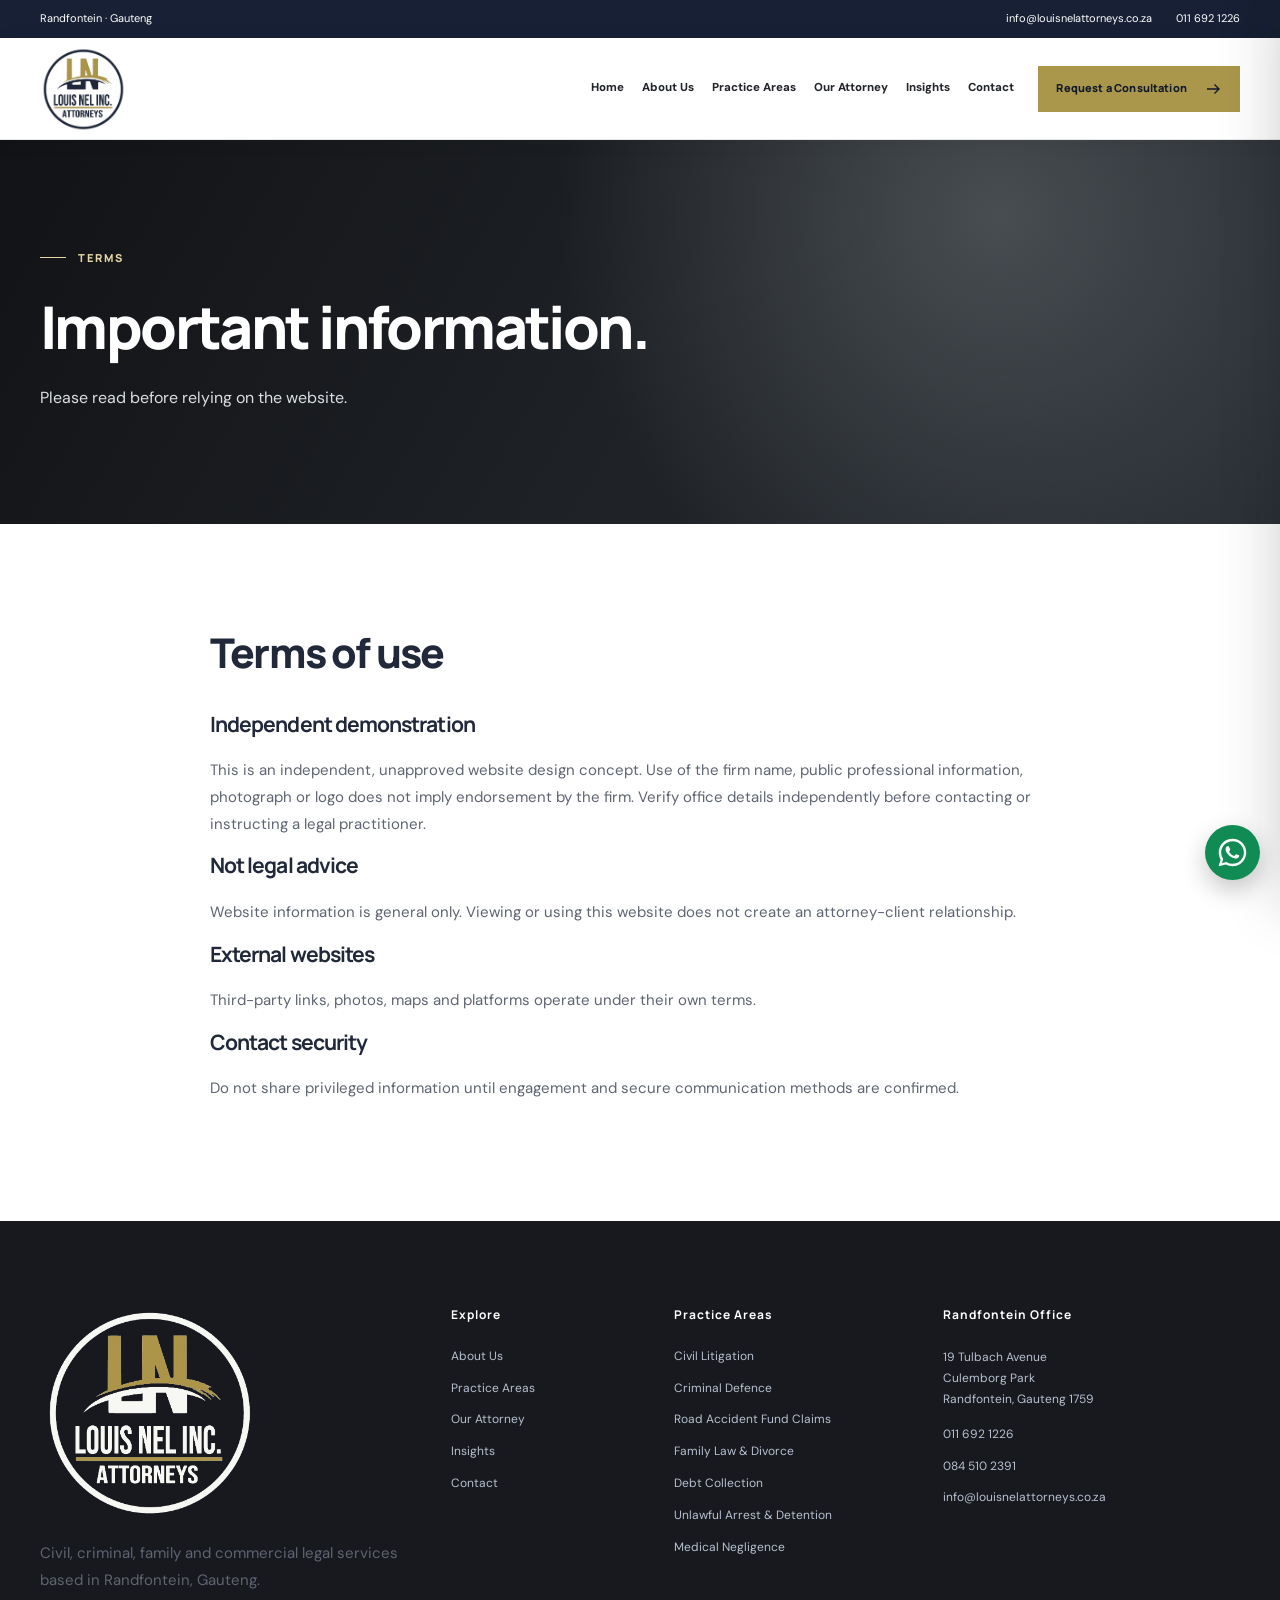
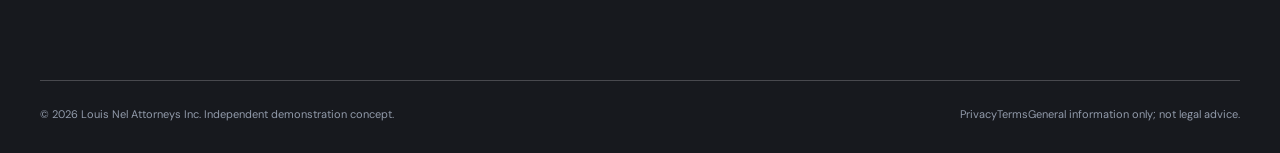
<file: terms/index.html>
<!doctype html>
<html lang="en-ZA"><head><meta charset="utf-8"/><meta content="width=device-width,initial-scale=1" name="viewport"/><meta content="#222b3c" name="theme-color"/><title>Terms | Louis Nel Attorneys / Prokureurs</title><meta content="Louis Nel Attorneys in Randfontein, Gauteng: civil and criminal litigation, RAF claims, family law, debt collection, commercial matters and estates." name="description"/><meta content="noindex,follow,max-image-preview:large" name="robots"/><link href="https://louis-nel-attorneys.vercel.app/terms/" rel="canonical"/><meta content="Terms | Louis Nel Attorneys / Prokureurs" property="og:title"/><meta content="Louis Nel Attorneys in Randfontein, Gauteng: civil and criminal litigation, RAF claims, family law, debt collection, commercial matters and estates." property="og:description"/><meta content="website" property="og:type"/><meta content="https://louis-nel-attorneys.vercel.app/terms/" property="og:url"/><meta content="https://louis-nel-attorneys.vercel.app/assets/louis-nel-whatsapp-preview.jpg" property="og:image"/><meta content="summary_large_image" name="twitter:card"/><link href="/assets/favicon.png" rel="icon" type="image/png"/><link href="https://images.pexels.com" rel="preconnect"/><link href="https://fonts.googleapis.com" rel="preconnect"/><link crossorigin="" href="https://fonts.gstatic.com" rel="preconnect"/><link href="/assets/site.css" rel="stylesheet"/><script defer="" src="/assets/site.js"></script><script type="application/ld+json">{"@context": "https://schema.org", "@type": "LegalService", "name": "Louis Nel Attorneys / Prokureurs", "url": "https://louis-nel-attorneys.vercel.app", "telephone": "+27116921226", "email": "info@louisnelattorneys.co.za", "image": "https://louis-nel-attorneys.vercel.app/assets/louis-nel-whatsapp-preview.jpg", "logo": "https://louis-nel-attorneys.vercel.app/assets/logo-header-transparent.png", "address": {"@type": "PostalAddress", "streetAddress": "19 Tulbach Avenue, Culemborg Park", "addressLocality": "Randfontein", "addressRegion": "Gauteng", "postalCode": "1759", "addressCountry": "ZA"}, "areaServed": "Randfontein and surrounding Gauteng areas"}</script><meta content="1200" property="og:image:width"/><meta content="630" property="og:image:height"/><meta content="Louis Nel Attorneys logo and Louis Nel portrait" property="og:image:alt"/><meta content="https://louis-nel-attorneys.vercel.app/assets/louis-nel-whatsapp-preview.jpg" name="twitter:image"/></head><body><a class="skip-link" href="#main">Skip to content</a>
<div class="topbar"><div class="container topbar-inner"><span class="topbar-address">Randfontein · Gauteng</span><div class="topbar-links"><a href="mailto:info@louisnelattorneys.co.za">info@louisnelattorneys.co.za</a><a href="tel:+27116921226">011 692 1226</a></div></div></div>
<header class="nav-shell"><div class="container nav-inner"><a aria-label="Louis Nel Attorneys / Prokureurs homepage" class="brand" href="/"><img alt="Louis Nel Attorneys / Prokureurs logo" height="95" src="/assets/logo-header-transparent.png" width="260"/></a><nav aria-label="Main navigation" class="nav-links"><a class="nav-link" href="/">Home</a><a class="nav-link" href="/about/">About Us</a><a class="nav-link" href="/practice-areas/">Practice Areas</a><a class="nav-link" href="/our-attorney/">Our Attorney</a><a class="nav-link" href="/insights/">Insights</a><a class="nav-link" href="/contact/">Contact</a></nav><a class="btn btn-gold nav-cta" href="/contact/">Request a Consultation <svg aria-hidden="true" fill="none" height="18" stroke="currentColor" stroke-width="1.8" viewbox="0 0 24 24" width="18" xmlns="http://www.w3.org/2000/svg"><path d="M4 12h16m-6-6 6 6-6 6"></path></svg></a><button aria-controls="mobile-panel" aria-expanded="false" aria-label="Open navigation" class="menu-open" data-mobile-open="" type="button">☰</button></div></header>
<div class="mobile-backdrop" id="mobile-backdrop"></div><nav aria-hidden="true" aria-label="Mobile navigation" class="mobile-panel" id="mobile-panel" inert=""><div class="mobile-head"><img alt="Louis Nel Attorneys / Prokureurs logo" src="/assets/logo-header-transparent.png"/><button aria-label="Close navigation" data-mobile-close="" type="button">×</button></div><div class="mobile-links"><a href="/">Home</a><a href="/about/">About Us</a><a href="/practice-areas/">Practice Areas</a><a href="/our-attorney/">Our Attorney</a><a href="/insights/">Insights</a><a href="/contact/">Contact</a></div><a class="btn btn-gold mobile-cta" href="/contact/">Contact the Firm <svg aria-hidden="true" fill="none" height="18" stroke="currentColor" stroke-width="1.8" viewbox="0 0 24 24" width="18" xmlns="http://www.w3.org/2000/svg"><path d="M4 12h16m-6-6 6 6-6 6"></path></svg></a></nav>
<main id="main"><section class="page-hero"><div class="container"><span class="eyebrow eyebrow-light">TERMS</span><h1>Important information.</h1><p>Please read before relying on the website.</p></div></section><section class="section"><div class="container" style="max-width:860px"><h2>Terms of use</h2><h3>Independent demonstration</h3><p>This is an independent, unapproved website design concept. Use of the firm name, public professional information, photograph or logo does not imply endorsement by the firm. Verify office details independently before contacting or instructing a legal practitioner.</p><h3>Not legal advice</h3><p>Website information is general only. Viewing or using this website does not create an attorney-client relationship.</p><h3>External websites</h3><p>Third-party links, photos, maps and platforms operate under their own terms.</p><h3>Contact security</h3><p>Do not share privileged information until engagement and secure communication methods are confirmed.</p></div></section></main>
<footer class="site-footer"><div class="container"><div class="footer-grid"><div><a class="footer-logo" href="/"><img alt="Louis Nel Attorneys / Prokureurs logo" height="105" loading="lazy" src="/assets/logo-footer-transparent.png" width="300"/></a><p>Civil, criminal, family and commercial legal services based in Randfontein, Gauteng.</p></div><div><h3>Explore</h3><div class="footer-links"><a href="/about/">About Us</a><a href="/practice-areas/">Practice Areas</a><a href="/our-attorney/">Our Attorney</a><a href="/insights/">Insights</a><a href="/contact/">Contact</a></div></div><div><h3>Practice Areas</h3><div class="footer-links"><a href="/practice-areas/#civil">Civil Litigation</a><a href="/practice-areas/#criminal">Criminal Defence</a><a href="/practice-areas/#raf">Road Accident Fund Claims</a><a href="/practice-areas/#family">Family Law &amp; Divorce</a><a href="/practice-areas/#debt">Debt Collection</a><a href="/practice-areas/#unlawful-arrest">Unlawful Arrest &amp; Detention</a><a href="/practice-areas/#medical">Medical Negligence</a></div></div><div class="footer-location"><h3>Randfontein Office</h3><address>19 Tulbach Avenue<br/>Culemborg Park<br/>Randfontein, Gauteng 1759</address><div class="footer-links" style="margin-top:15px"><a href="tel:+27116921226">011 692 1226</a><a href="tel:+27845102391">084 510 2391</a><a href="mailto:info@louisnelattorneys.co.za">info@louisnelattorneys.co.za</a></div></div></div><div class="footer-bottom"><span>© 2026 Louis Nel Attorneys Inc. Independent demonstration concept.</span><span class="footer-legal"><a href="/privacy/">Privacy</a><a href="/terms/">Terms</a><span>General information only; not legal advice.</span></span></div></div></footer>
<a aria-label="Enquire with Louis Nel Attorneys using listed mobile number (WhatsApp unverified)" class="floating-whatsapp" href="https://wa.me/27845102391?text=Good%20day%2C%20I%20would%20like%20to%20enquire%20about%20legal%20services%20with%20Louis%20Nel%20Attorneys." rel="noopener noreferrer" target="_blank" title="Message the listed mobile number"><svg aria-hidden="true" viewbox="0 0 32 32" xmlns="http://www.w3.org/2000/svg"><path d="M16 .8C7.61.8.8 7.59.8 15.98c0 2.69.7 5.31 2.03 7.62L.7 31.3l7.91-2.08a15.15 15.15 0 0 0 7.37 1.88h.01c8.38 0 15.2-6.82 15.2-15.2 0-4.06-1.58-7.88-4.46-10.76A15.07 15.07 0 0 0 16 .8Zm0 27.73a12.54 12.54 0 0 1-6.39-1.75l-.46-.27-4.7 1.23 1.25-4.58-.3-.47a12.5 12.5 0 0 1-1.93-6.7C3.47 9.08 9.08 3.47 16 3.47a12.45 12.45 0 0 1 8.87 3.68 12.48 12.48 0 0 1 3.67 8.86c0 6.91-5.62 12.52-12.54 12.52Zm6.88-9.38c-.38-.19-2.23-1.1-2.58-1.23-.34-.13-.59-.19-.84.19s-.96 1.23-1.18 1.49-.44.29-.82.1a10.32 10.32 0 0 1-3.04-1.88 11.39 11.39 0 0 1-2.1-2.61c-.22-.38-.02-.58.16-.77.17-.17.38-.44.57-.66s.25-.38.38-.63.06-.47-.03-.66c-.1-.19-.85-2.04-1.16-2.8-.3-.74-.61-.64-.84-.65l-.71-.01c-.25 0-.66.1-1.01.47-.34.38-1.32 1.29-1.32 3.13s1.35 3.62 1.53 3.87a14.37 14.37 0 0 0 5.51 4.89c1.03.45 1.84.72 2.48.93 1.04.33 1.98.29 2.72.18.83-.13 2.23-.91 2.55-1.79.31-.88.31-1.64.22-1.8-.09-.16-.34-.25-.72-.44Z" fill="currentColor"></path></svg><span aria-hidden="true" class="whatsapp-tooltip">WhatsApp Us</span></a><button aria-label="Back to top" class="scroll-top" title="Back to top" type="button">↑</button></body></html>
</file>
<file: assets/site.css>
@import url('https://fonts.googleapis.com/css2?family=DM+Sans:wght@400;500;600;700&family=Manrope:wght@400;500;600;700;800&display=swap');
:root{--navy:#181b20;--navy-deep:#101216;--navy-soft:#30343c;--gold:#505863;--gold-light:#e2e5e8;--red:#25282d;--ink:#171b21;--body:#58616d;--line:#e7e9ec;--cream:#f5f6f7;--white:#fff;--shadow:0 24px 65px rgba(10,13,18,.14)}
*,*::before,*::after{box-sizing:border-box}html{scroll-behavior:smooth;scroll-padding-top:110px}body{margin:0;background:#fff;color:var(--ink);font:400 15px/1.78 'DM Sans',Arial,sans-serif;-webkit-font-smoothing:antialiased}body.nav-open{overflow:hidden}img{max-width:100%;display:block}button,input,textarea,select{font:inherit}button{cursor:pointer}a{color:inherit;text-decoration:none}::selection{background:#e0e3e6;color:#1a1c20}:focus-visible{outline:3px solid #525862;outline-offset:4px}.container{width:min(100% - 72px,1200px);margin-inline:auto}.skip-link{position:absolute;top:-100px;left:10px;z-index:1000;color:#fff;background:var(--navy);padding:9px 17px}.skip-link:focus{top:8px}h1,h2,h3,h4,p{margin-top:0}h1,h2,h3{font-family:Manrope,Arial,sans-serif;letter-spacing:-.044em;line-height:1.2}h1{font-size:clamp(44px,5.1vw,74px);font-weight:800}h2{font-size:clamp(30px,3.2vw,48px);font-weight:800}h3{font-size:clamp(17px,1.65vw,23px)}p{color:var(--body)}.centered{text-align:center}.section{padding:104px 0}.cream{background:var(--cream)}.section-heading{margin-bottom:42px;max-width:770px}.section-heading.centered{margin-inline:auto}.section-heading h2{margin:15px 0 15px}.section-heading p{margin:0;font-size:16px;line-height:1.78}.eyebrow{display:inline-flex;align-items:center;gap:12px;color:var(--gold);font-size:11px;font-family:Manrope,Arial,sans-serif;font-weight:800;letter-spacing:2.1px;text-transform:uppercase;line-height:1.55}.eyebrow::before{content:"";width:26px;flex:0 0 26px;height:1px;background:currentColor}.eyebrow-light{color:var(--gold-light)}.accent-line{width:57px;height:3px;background:var(--gold);margin:24px 0}.btn{display:inline-flex;align-items:center;justify-content:center;gap:17px;padding:14px 23px;min-height:49px;font-size:12px;font-weight:800;letter-spacing:.015em;font-family:Manrope,Arial,sans-serif;line-height:1.3;text-align:center;border:1px solid transparent;transition:background .2s,transform .2s,border-color .2s;white-space:normal}.btn:hover{transform:translateY(-2px)}.btn svg{flex:none}.btn-gold{background:#20252c;border-color:#20252c;color:#fff}.btn-gold:hover{background:#171b20;border-color:#171b20;color:#fff}.btn-navy{color:#fff;background:var(--navy);border-color:var(--navy)}.btn-navy:hover{background:#343943}.btn-outline{border-color:#fff9;color:#fff;background:#ffffff08}.btn-outline:hover{background:#ffffff1d}.text-link{display:inline-flex;align-items:center;gap:13px;color:#22252b;font-size:12px;font-weight:800;font-family:Manrope,Arial,sans-serif;border-bottom:1px solid var(--gold);padding-bottom:6px}.text-link:hover{color:#20252c}.text-link svg{width:16px}.section-action{margin-top:38px}
/* Reference site navigation: restrained utility bar, white main navigation */
.topbar{background:#101215;color:#e0e2ea;font-size:11px}.topbar-inner{min-height:38px;display:flex;justify-content:space-between;align-items:center;gap:18px}.topbar-address,.topbar-links,.topbar-links a{display:inline-flex;align-items:center;gap:7px}.topbar svg{height:15px;width:15px;color:#c8ccd1}.topbar-links{gap:24px}.topbar-links a:hover{color:#c8ccd1}.nav-shell{position:sticky;top:0;background:#fff;z-index:80;box-shadow:0 2px 20px #181b200e}.nav-inner{min-height:101px;display:flex;align-items:center;gap:24px}.brand{display:flex;align-items:center;flex:0 0 260px;width:260px}.brand img{width:260px;height:auto;max-height:80px;object-fit:contain}.nav-links{display:flex;gap:18px;margin-left:auto;align-items:center}.nav-link{font-size:11.5px;font-weight:800;color:#22252b;white-space:nowrap;position:relative;padding:12px 0}.nav-link::after{content:"";position:absolute;bottom:6px;left:0;right:100%;height:2px;background:var(--gold);transition:right .2s}.nav-link.active::after,.nav-link:hover::after{right:0}.nav-link.active{color:#20252c}.nav-cta{padding:13px 17px;min-height:44px;white-space:nowrap;font-size:11px}.menu-open{display:none;background:transparent;border:1px solid #e3e3e3;color:var(--navy);width:44px;height:44px;align-items:center;justify-content:center;margin-left:auto}.mobile-backdrop{position:fixed;inset:0;background:#101215b3;z-index:85;visibility:hidden;opacity:0;transition:opacity .2s,visibility .2s}.mobile-backdrop.visible{opacity:1;visibility:visible}.mobile-panel{position:fixed;right:0;top:0;bottom:0;z-index:90;display:block;width:min(89vw,380px);padding:24px;background:white;overflow-y:auto;transform:translateX(105%);box-shadow:-15px 0 60px #1012153d;transition:transform .23s}.mobile-panel.open{transform:translateX(0)}.mobile-head{display:flex;align-items:center;justify-content:space-between;gap:12px;padding-bottom:25px;border-bottom:1px solid var(--line)}.mobile-head img{width:175px;height:auto}.mobile-head button{background:#eff0f2;border:0;color:var(--navy);font-size:26px;line-height:1;width:39px;height:39px}.mobile-links{display:flex;flex-direction:column;margin:14px 0 27px}.mobile-links a{padding:13px 3px;border-bottom:1px solid #efeee9;font-size:14px;font-weight:700}.mobile-cta{width:100%}
/* Full-bleed image and text overlay */
.hero{min-height:665px;background:#111318;color:#fff;position:relative;isolation:isolate;display:flex;align-items:center;overflow:hidden}.hero::before{content:"";position:absolute;z-index:-2;inset:0;background-image:linear-gradient(90deg,rgba(5,14,32,.98) 0%,rgba(6,16,36,.94) 31%,rgba(7,19,41,.79) 57%,rgba(5,14,31,.15) 100%),var(--hero-image);background-position:center;background-size:cover}.hero::after{content:"";position:absolute;z-index:-1;inset:0;background:linear-gradient(0deg,rgba(4,12,30,.39),transparent 24%)}.hero-inner{width:min(100% - 72px,1200px);padding:88px 0 119px}.hero-copy{max-width:725px}.hero h1{color:#fff;margin:24px 0 27px;line-height:1.15}.hero h1 em{color:var(--gold-light);font-style:normal}.hero-copy p{color:#d8dade;max-width:570px;font-size:16px;line-height:1.85}.hero-actions{display:flex;gap:14px;flex-wrap:wrap;margin-top:34px}.hero-bottom{position:absolute;left:0;right:0;bottom:0;color:#e8eaf0;border-top:1px solid #fff3}.hero-bottom-inner{min-height:60px;display:flex;align-items:center;justify-content:space-between;gap:20px}.hero-notes{display:flex;align-items:center;gap:28px;font-size:11px}.hero-notes span{display:flex;align-items:center;gap:9px}.hero-notes span::before{content:"";height:6px;width:6px;background:var(--gold-light);border-radius:50%}.scroll-cue{font-weight:700;letter-spacing:1.4px;font-size:10px;white-space:nowrap}
/* Reference intro portrait treatment */
.intro-grid{display:grid;grid-template-columns:minmax(0,1fr) minmax(0,1fr);gap:90px;align-items:center}.intro-picture{position:relative;min-width:0}.intro-picture>img{width:100%;height:auto;aspect-ratio:1/1;object-fit:cover;object-position:center 18%;box-shadow:var(--shadow)}.intro-picture::before{content:"";position:absolute;border-top:9px solid #e9ebed;border-left:9px solid #e9ebed;left:-25px;top:-24px;height:105px;width:105px;pointer-events:none;z-index:1}.picture-stamp{position:absolute;right:-22px;bottom:-22px;background:var(--navy);padding:23px 27px;color:white;box-shadow:var(--shadow);display:flex;flex-direction:column;line-height:1.3;min-width:164px}.picture-stamp small{font-size:10px;color:var(--gold-light);letter-spacing:2px;font-weight:700}.picture-stamp strong{font:800 30px Manrope,Arial,sans-serif;margin:5px 0}.picture-stamp span{font-size:10px;color:#e5e6e7}.intro-copy h2{margin:18px 0 0}.intro-copy h3{color:var(--navy);margin-bottom:14px}.intro-copy p{line-height:1.85;margin-bottom:16px}.intro-copy blockquote{font:600 16px/1.7 Manrope,Arial,sans-serif;border-left:3px solid var(--gold);padding:12px 0 12px 23px;margin:25px 0;color:#222832}
/* Image-led practice cards: no image stretching */
.practice-grid{display:grid;grid-template-columns:repeat(3,minmax(0,1fr));gap:23px}.practice-card{height:340px;min-width:0;overflow:hidden;position:relative;background:#23262b;display:block;color:#fff}.practice-card>img{position:absolute;inset:0;width:100%;height:100%;object-fit:cover;object-position:center;transition:transform .35s ease}.practice-card:hover>img{transform:scale(1.055)}.practice-shade{position:absolute;inset:0;background:linear-gradient(180deg,#1012150a 15%,#101215d5 70%,#101215ee 100%)}.practice-card-text{position:absolute;bottom:0;left:0;right:0;padding:27px 27px 25px}.card-number{font-size:10px;letter-spacing:2.2px;color:var(--gold-light);font-weight:700}.practice-card h3{font-size:19px;color:white;margin:9px 0 7px}.practice-card p{font-size:12px;line-height:1.5;color:#e3e8f0;max-width:285px;margin-bottom:0}.card-arrow{position:absolute;bottom:27px;right:24px}.card-arrow svg{width:19px;height:19px;color:#c8ccd1}
.purpose-grid{display:grid;grid-template-columns:1fr 1.08fr;gap:95px;align-items:start}.purpose-grid h2{margin:18px 0 23px}.purpose-grid>div>p{font-size:16px;max-width:440px}.value-grid{display:grid;grid-template-columns:1fr 1fr;gap:32px 40px}.value-grid>div{border-top:1px solid var(--line);padding-top:16px}.value-grid span,.three-values span{font-size:12px;color:var(--gold);font-weight:800;letter-spacing:2px}.value-grid h3{margin:10px 0 8px;font-size:17px}.value-grid p{font-size:13px;line-height:1.7}.two-column{display:grid;grid-template-columns:minmax(0,1fr) minmax(0,1fr);gap:80px;align-items:center}.two-column>div{min-width:0}.two-column h2{margin:17px 0 23px}.two-column p{font-size:15px;line-height:1.9}.two-column .btn{margin-top:15px}.section-navy{background:var(--navy);color:#fff}.section-navy h2{color:#fff}.section-navy p{color:#d4dce9}.decorative-photo,.picture-frame{width:100%;overflow:hidden}.decorative-photo img{width:100%;height:auto;aspect-ratio:6/4;object-fit:cover}.picture-frame img{width:100%;height:auto;aspect-ratio:1.19/1;object-fit:cover}.insight-grid{display:grid;grid-template-columns:repeat(3,minmax(0,1fr));gap:25px}.insight-card{min-width:0;border:1px solid #e7e5e0;background:white;padding:26px}.insight-image{display:block;overflow:hidden;background:#e4e4e0}.insight-image img{width:100%;height:auto;aspect-ratio:4/3;object-fit:cover;object-position:center;transition:transform .3s}.insight-image:hover img{transform:scale(1.04)}.insight-copy{padding-top:17px}.overline{font-family:Manrope,Arial,sans-serif;font-size:10px;letter-spacing:1.8px;color:#20252c;font-weight:800}.insight-copy h3{font-size:20px;margin:23px 0 12px;line-height:1.35}.insight-copy h3 a:hover{color:#171b20}.insight-copy p{font-size:13px;line-height:1.8;min-height:53px}.insight-copy .text-link{margin-top:9px}
/* Inner pages */
.page-hero{background:radial-gradient(circle at 83% 32%,#31353b 0%,transparent 42%),linear-gradient(120deg,#181b20,#222830);color:white;padding:100px 0 95px}.page-hero h1{max-width:830px;font-size:clamp(40px,4.6vw,64px);margin:25px 0 22px}.page-hero p{color:#cdd5e3;max-width:630px;font-size:16px}.three-values{display:grid;grid-template-columns:repeat(3,minmax(0,1fr));gap:24px}.three-values article{background:#fff;padding:32px;min-width:0;border:1px solid var(--line)}.three-values h3{margin:15px 0 10px}.three-values p{font-size:13px}.reverse{direction:rtl}.reverse>*{direction:ltr}.jump-chips{display:flex;gap:12px;flex-wrap:wrap;justify-content:center;margin-top:35px}.jump-chips a{border:1px solid #DED6DA;color:#242b34;font-size:12px;font-weight:700;padding:8px 13px}.jump-chips a:hover{background:var(--navy);color:white}.practice-detail{padding:85px 0;scroll-margin-top:115px}.detail-grid{display:grid;grid-template-columns:minmax(0,1fr) minmax(0,1fr);align-items:center;gap:80px}.detail-grid.reverse{direction:rtl}.detail-grid.reverse>*{direction:ltr}.detail-photo img{width:100%;height:auto;aspect-ratio:5/4;object-fit:cover;object-position:center}.detail-copy h2{margin:16px 0 15px}.detail-copy h3{font-size:18px;font-weight:700;letter-spacing:-.018em;margin-bottom:16px;color:#343b44}.detail-copy>p{line-height:1.8}.detail-topics{font-size:12px;font-weight:700;color:#3a3c40;border-left:3px solid var(--gold);padding-left:17px;margin:25px 0!important}.profile-layout{display:grid;grid-template-columns:.9fr 1.1fr;gap:88px;align-items:center}.profile-photo{position:relative}.profile-photo>img{width:100%;height:auto;aspect-ratio:1/1;object-fit:cover;box-shadow:var(--shadow)}.profile-body h2{margin:18px 0 6px}.profile-role{font-weight:800;font-size:11px;letter-spacing:1.4px;color:#20252c}.profile-body p{line-height:1.85}.team-grid{display:grid;grid-template-columns:repeat(3,minmax(0,1fr));gap:24px}.team-grid article{text-align:center;background:#fff;border:1px solid var(--line);padding:35px 22px}.initials{margin:0 auto 19px;border-radius:50%;width:79px;height:79px;background:#e4edf8;color:#20262f;display:grid;place-items:center;font:800 24px Manrope,Arial,sans-serif}.team-grid article:nth-child(2) .initials{background:#F9E5EA;color:#20252c}.team-grid article:nth-child(3) .initials{background:#f6e1e5;color:#2f3237}.team-grid h3{margin:0;font-size:18px}.team-grid span{font-size:11px;text-transform:uppercase;letter-spacing:1.4px;color:#50535a}.guide-article{padding:42px 46px;background:#fff;margin:0 auto 25px;scroll-margin-top:120px;max-width:900px}.guide-article h2{font-size:30px;margin:13px 0 24px}.guide-article p{line-height:1.9}.contact-grid{display:grid;grid-template-columns:.85fr 1.15fr;gap:75px;align-items:start}.contact-copy h2{margin:17px 0 19px}.contact-copy p{margin-bottom:30px}.contact-line{display:flex;gap:16px;border-top:1px solid var(--line);padding:18px 0;align-items:flex-start}.contact-line>svg{color:#20252c;flex:none;margin-top:5px}.contact-line>div{display:flex;flex-direction:column;gap:4px;min-width:0}.contact-line strong{font-size:12px;text-transform:uppercase;letter-spacing:.8px}.contact-line a,.contact-line span{font-size:14px;overflow-wrap:anywhere}.contact-line a:hover{color:#20252c}.contact-form-shell{background:var(--cream);border:1px solid #dfe9e5;padding:35px}.contact-form-shell h3{font-size:26px;margin-bottom:6px}.contact-form-shell>p{font-size:13px}.contact-form-shell form{margin-top:22px}.contact-form-shell label{display:flex;flex-direction:column;font-size:12px;font-weight:700;gap:6px;margin-bottom:16px}.contact-form-shell input,.contact-form-shell select,.contact-form-shell textarea{border:1px solid #dcdedb;background:white;min-width:0;width:100%;padding:12px 13px;outline:none;border-radius:0;color:var(--ink)}.contact-form-shell textarea{resize:vertical}.contact-form-shell input:focus,.contact-form-shell textarea:focus,.contact-form-shell select:focus{border-color:var(--gold);box-shadow:0 0 0 2px #20252c22}.form-grid{display:grid;grid-template-columns:repeat(2,minmax(0,1fr));gap:15px}.honeypot{position:absolute;width:1px;height:1px;overflow:hidden;opacity:0;pointer-events:none}.contact-form-shell #form-status{font-size:12px;margin-top:14px;color:#555b65}.office-grid{display:grid;grid-template-columns:repeat(2,minmax(0,1fr));gap:25px}.office-card{background:#fff;border:1px solid var(--line);padding:36px;min-width:0}.office-card h3{margin:17px 0}.office-card p{display:flex;align-items:flex-start;gap:10px;font-size:14px;min-height:75px}.office-card p svg{flex:0 0 18px;margin-top:4px}.legal-copy{max-width:850px}.legal-copy h2{margin-bottom:28px}.legal-copy h3{margin-top:30px}.legal-copy a{color:#20252c;text-decoration:underline}
/* Footer and the lone circular floating contact control */
.closing{background:#101216;color:white;padding:65px 0}.closing-inner{display:flex;gap:30px;align-items:center;justify-content:space-between}.closing h2{font-size:clamp(28px,3vw,40px);margin:15px 0 10px;color:white}.closing p{color:#ccd4e3;margin:0}.closing .btn{flex:none}.site-footer{background:#222a31;color:#d1d7e1;padding:80px 0 0}.footer-grid{display:grid;grid-template-columns:1.4fr .67fr .85fr 1.15fr;gap:50px;padding-bottom:72px}.footer-logo{max-width:300px;display:block;margin-bottom:19px;background:transparent!important;border:none!important;padding:0!important}.footer-logo img{width:100%;height:auto;object-fit:contain;background:transparent}.footer-about p{font-size:13px;color:#b5bdcc;max-width:280px}.site-footer h3{font:700 12px Manrope,Arial,sans-serif;letter-spacing:1px;color:white;margin:5px 0 24px}.footer-links{display:flex;flex-direction:column;gap:12px}.footer-links a{color:#b8c0d0;font-size:12px;line-height:1.65}.footer-links a:hover,.footer-bottom a:hover{color:var(--gold-light)}.site-footer address{font-style:normal;font-size:12px;color:#b8c0d0;line-height:1.75}.site-footer address strong{color:#fff}.footer-contact{margin-top:20px}.footer-bottom{padding:24px 0 28px;display:flex;justify-content:space-between;align-items:center;gap:20px;border-top:1px solid #ffffff27;color:#929bab;font-size:11px}.footer-bottom>div{display:flex;align-items:center;gap:17px;flex-wrap:wrap}.floating-contact{position:fixed;right:23px;bottom:23px;z-index:60;display:grid;place-items:center;background:#118b54;color:#fff;border-radius:50%;width:50px;height:50px;box-shadow:0 10px 25px #0003;transition:transform .2s}.floating-contact:hover{transform:translateY(-4px)}.floating-contact svg{width:26px;height:26px}.whatsapp-tooltip{position:absolute;right:69px;white-space:nowrap;border-radius:5px;background:#232a31;color:white;padding:8px 10px;font-size:11px;font-weight:700;opacity:0;visibility:hidden;transition:opacity .2s;pointer-events:none}.floating-contact:hover .whatsapp-tooltip,.floating-contact:focus-visible .whatsapp-tooltip{opacity:1;visibility:visible}.scroll-top{position:fixed;right:27px;bottom:84px;z-index:55;border:1px solid #ECE3E6;background:#fff;color:var(--navy);width:40px;height:40px;display:none;place-items:center;box-shadow:0 6px 25px #0002}.scroll-top.show{display:grid}
@media(max-width:1200px){.nav-inner{gap:15px}.brand,.brand img{width:220px;flex-basis:220px}.nav-links{gap:13px}.nav-cta{padding:12px}.intro-grid{gap:55px}.footer-grid{gap:29px}}
@media(max-width:1050px){.nav-links,.nav-cta{display:none}.menu-open{display:flex}.nav-inner{min-height:76px}.brand,.brand img{width:228px;flex-basis:228px}.footer-grid{grid-template-columns:1.2fr 1fr 1fr;gap:35px}.footer-grid>div:last-child{grid-column:1/-1;display:grid;grid-template-columns:1fr 1fr;gap:15px}.footer-grid>div:last-child h3{grid-column:1/-1;margin-bottom:0}.footer-contact{margin:0}.intro-grid,.two-column,.detail-grid{gap:45px}.contact-grid{gap:35px}}
@media(max-width:850px){.container{width:min(100% - 46px,1200px)}.section{padding:78px 0}.hero-inner{width:min(100% - 46px,1200px);padding:84px 0 105px}.hero{min-height:610px}.hero-bottom-inner{min-height:65px}.scroll-cue{display:none}.hero-notes{flex-wrap:wrap;gap:6px 20px}.intro-grid,.two-column,.purpose-grid,.profile-layout,.contact-grid{grid-template-columns:1fr;gap:45px}.intro-picture{max-width:510px}.intro-picture>img{max-height:540px}.purpose-grid{gap:25px}.practice-grid{grid-template-columns:repeat(2,minmax(0,1fr))}.insight-grid{grid-template-columns:repeat(2,minmax(0,1fr))}.insight-card:last-child{grid-column:1/-1;max-width:470px;margin-inline:auto}.detail-grid{grid-template-columns:1fr;gap:30px}.detail-grid.reverse{direction:ltr}.detail-photo img{max-height:420px}.profile-photo{max-width:500px}.reverse{direction:ltr}.three-values{grid-template-columns:1fr 1fr}.office-grid{grid-template-columns:1fr}.office-card p{min-height:0}.page-hero{padding:80px 0}.closing-inner{align-items:flex-start;flex-direction:column}.footer-grid{grid-template-columns:1fr 1fr}.footer-grid>div:last-child{grid-column:auto;display:block}.footer-grid>div:last-child h3{margin-bottom:20px}.footer-contact{margin-top:19px}}
@media(max-width:600px){.container{width:min(100% - 36px,1200px)}h1{font-size:clamp(38px,10vw,53px)}h2{font-size:clamp(28px,7vw,39px)}.topbar{display:none}.nav-inner{min-height:70px}.brand,.brand img{width:205px;flex-basis:205px}.hero{min-height:610px}.hero::before{background-image:linear-gradient(90deg,rgba(5,14,32,.96),rgba(6,16,36,.89) 48%,rgba(7,19,41,.58)),var(--hero-image);background-position:60% center}.hero-inner{width:min(100% - 36px,1200px);padding:66px 0 160px}.hero h1{margin:18px 0 19px}.hero-copy p{font-size:14px;line-height:1.8}.hero-actions{gap:11px}.hero-actions .btn{font-size:11px;width:100%;max-width:300px}.hero-notes{font-size:10px;gap:9px 14px}.hero-bottom-inner{min-height:87px}.intro-grid{gap:48px}.intro-picture::before{left:-12px;top:-14px;height:70px;width:70px;border-width:6px}.picture-stamp{right:0;bottom:-21px;padding:15px 20px;min-width:130px}.picture-stamp strong{font-size:25px}.section{padding:68px 0}.section-heading{margin-bottom:30px}.practice-grid,.insight-grid,.three-values,.team-grid{grid-template-columns:1fr;gap:15px}.practice-card{height:315px}.insight-card{padding:19px}.insight-card:last-child{max-width:none;grid-column:auto}.insight-image img{aspect-ratio:4/3}.insight-copy h3{font-size:19px;margin-top:16px}.insight-copy p{min-height:0}.value-grid{gap:20px}.detail-grid{gap:23px}.practice-detail{padding:65px 0}.detail-photo img{aspect-ratio:1.15/1}.page-hero{padding:70px 0}.page-hero h1{font-size:clamp(36px,9vw,52px)}.profile-photo{max-width:100%}.form-grid{grid-template-columns:1fr;gap:0}.contact-form-shell{padding:22px}.guide-article{padding:26px 22px}.guide-article h2{font-size:25px}.closing{padding:54px 0}.footer-grid{grid-template-columns:1fr 1fr;gap:30px 22px;padding-bottom:40px}.footer-about{grid-column:1/-1}.footer-grid>div:last-child{grid-column:1/-1}.footer-bottom{flex-direction:column;align-items:start}.floating-contact{width:60px;height:60px;right:15px;bottom:15px}.floating-contact svg{width:31px;height:31px}.scroll-top{right:23px;bottom:88px}.whatsapp-tooltip{display:none}}
@media(max-width:390px){.brand,.brand img{width:183px;flex-basis:183px}.container{width:min(100% - 30px,1200px)}.hero-actions .btn{max-width:none}.value-grid{grid-template-columns:1fr}.nav-inner{gap:10px}.footer-grid{grid-template-columns:1fr}.footer-about,.footer-grid>div:last-child{grid-column:auto}.practice-card{height:296px}}
@media(prefers-reduced-motion:reduce){html{scroll-behavior:auto}*,*::before,*::after{transition-duration:0s!important;animation-duration:0s!important}}

/* House template colour variables */
:root{--navy:#181b20;--navy-deep:#242a2c;--navy-soft:#3e454b;--gold:#5b6067;--gold-light:#d9dde0;--red:#4b4e55;--ink:#2d3438;--cream:#f5f8f6}
.btn-gold{background:#6c737b;border-color:#6c737b;color:#fff}.btn-gold:hover{background:#717780;border-color:#717780}
.nav-link.active,.text-link{color:#474e54}.nav-link::after,.accent-line,.hero-notes span::before{background:#a9aeb4}
.hero em{color:#e9ebee}.eyebrow{color:#5b6067}.eyebrow-light{color:#e0e4e8}
.intro-picture::before{border-color:#c9dcd5}.picture-stamp{background:#282f33}
.nav-shell{border-bottom:1px solid #d8e5dd}.site-footer{background:#20292e}.footer-bottom{border-color:#51575d}
.footer-logo img{max-height:130px;object-fit:contain;object-position:left}
.floating-whatsapp{position:fixed;right:23px;bottom:23px;z-index:60;width:50px;height:50px;background:#118b54;border-radius:50%;display:grid;place-items:center;box-shadow:0 10px 25px rgba(0,0,0,.20);transition:transform .2s ease;color:#fff}
.floating-whatsapp:hover{transform:translateY(-4px)}.floating-whatsapp svg{width:26px;height:26px;color:#fff}
.floating-whatsapp .whatsapp-tooltip{right:74px;white-space:nowrap}
@media(max-width:600px){.floating-whatsapp{width:60px;height:60px;right:15px;bottom:15px}.floating-whatsapp svg{width:33px;height:33px}.scroll-top{bottom:90px}}
/* Keep images proportional: never distort the portraits or photographic cards */
.intro-picture>img,.profile-photo>img,.detail-photo img,.insight-image img,.decorative-photo img,.picture-frame img{width:100%;height:auto;object-fit:cover}
.practice-card>img{width:100%;height:100%;object-fit:cover}
.brand{flex-basis:285px;width:285px}.brand img{max-width:285px;width:100%;max-height:78px;object-fit:contain;object-position:left}
.mobile-head img{width:235px;max-height:90px;object-fit:contain}
@media(max-width:1180px){.brand{flex-basis:235px;width:235px}.brand img{max-width:235px}}
@media(max-width:950px){.brand{flex-basis:260px;width:260px}.brand img{max-width:260px}}
@media(max-width:420px){.brand{flex-basis:210px;width:210px}.brand img{max-width:210px}.hero-notes span:nth-child(n+2){display:none}}
@media(prefers-reduced-motion:reduce){.floating-whatsapp{transition:none}}

/* Layout-specific components and phone/tablet safeguards */
.values-grid{display:grid;grid-template-columns:repeat(2,minmax(0,1fr));gap:24px}
.values-grid>div{border-top:1px solid #d7e5df;padding:25px 0 5px;min-width:0}
.values-grid strong{display:block;font:800 13px Manrope,Arial,sans-serif;color:#b8bcc0;margin-bottom:9px}
.values-grid h3{font-size:19px;margin:0 0 10px}.values-grid p{font-size:14px}
.service-pills{display:grid;grid-template-columns:repeat(2,minmax(0,1fr));gap:14px}
.service-pills a{display:flex;align-items:center;justify-content:space-between;gap:14px;border:1px solid #d5e7df;background:#fff;padding:19px 22px;font-size:14px;font-weight:700;color:#2c3036;transition:border-color .2s}
.service-pills a:hover{border-color:#5b6067}.service-pills svg{flex-shrink:0;color:#5b6067}
.contact-layout{display:grid;grid-template-columns:minmax(0,1fr) minmax(0,1fr);gap:74px;align-items:start}
.contact-copy h2{margin:16px 0 18px}.contact-copy>p{max-width:495px}
.contact-details{display:grid;gap:19px;margin:32px 0}.contact-details>div{border-bottom:1px solid #e1e8e4;padding-bottom:17px;display:grid;gap:6px}
.contact-details strong{display:block;color:#2c3036;font-size:12px;letter-spacing:.4px}
.contact-details a{font-size:17px;font-weight:700;color:#5b6067;overflow-wrap:anywhere}
.contact-details span{color:#5c6473;overflow-wrap:anywhere}
.form-note{font-size:12px;margin-top:14px}
@media(max-width:950px){.contact-layout{grid-template-columns:1fr;gap:45px}}
@media(max-width:760px){.values-grid,.service-pills{grid-template-columns:1fr}.contact-form-shell{padding:25px 20px}}
@media(max-width:600px){.contact-copy h2{font-size:clamp(27px,8vw,40px)}.values-grid{gap:12px}.service-pills a{font-size:13px;padding:16px}.contact-details a{font-size:16px}}

/* Uploaded clearer portraits (2026-10-12). Use natural aspect-ratio scaling and crop, never distort. */
.intro-picture>img{object-fit:cover;object-position:center 24%;}
.profile-photo>img{object-fit:cover;object-position:center 39%;}

/* House-template visual refinements */
.topbar{background:#111318}.topbar svg{color:#c5c9cd}
.btn-gold{background:#16191e;border-color:#16191e;color:#fff}.btn-gold:hover{background:#3b424b;border-color:#3b424b}
.hero .btn-gold{background:#f4f5f6;color:#111317;border-color:#f4f5f6}.hero .btn-gold:hover{background:#d7dbdf;border-color:#d7dbdf}
.hero::before{background-image:linear-gradient(90deg,rgba(9,11,15,.97) 0%,rgba(9,11,15,.93) 32%,rgba(9,11,15,.67) 58%,rgba(9,11,15,.14) 100%),var(--hero-image)}
.nav-shell{box-shadow:0 2px 20px rgba(20,20,20,.05)}
.brand{flex-basis:222px;width:222px}.brand img{width:222px;max-height:85px}
.footer-logo img{max-width:250px;width:100%;height:auto;object-fit:contain}
.intro-picture>img,.decorative-photo img,.detail-photo img,.insight-image img,.profile-photo img{display:block;max-width:100%;width:100%;height:100%;object-fit:cover;object-position:center;}
.intro-picture>img{aspect-ratio:1/1;object-position:center 17%}
.detail-photo,.decorative-photo,.profile-photo{overflow:hidden}
.detail-photo img{aspect-ratio:1 / .9}
.profile-photo img{object-position:center top;}
.insight-image img{aspect-ratio:1.36/1;object-fit:cover}
.picture-stamp{background:#191c20}.picture-stamp small{color:#e1e3e7}
.eyebrow-light,.hero h1 em{color:#e7e9ec}
.practice-card{background:#171b20}
.floating-whatsapp{background:#118b54 !important;border:0 !important;box-shadow:0 10px 25px rgba(0,0,0,.17) !important}
.floating-whatsapp svg{fill:#fff !important;color:#fff !important}
.contact-details a{overflow-wrap:anywhere}
@media(max-width:950px){.brand,.brand img{max-width:200px;width:200px;flex-basis:auto}}
@media(max-width:600px){.hero::before{background-image:linear-gradient(90deg,rgba(9,11,15,.88),rgba(9,11,15,.72)),var(--hero-image);background-position:center}.brand,.brand img{max-width:160px;width:160px}.intro-picture>img{aspect-ratio:4 / 4.3}}

/* House-template monochrome defaults. */
:root{--navy:#18191c;--navy-deep:#101113;--navy-soft:#41444b;--gold:#35373d;--gold-light:#e3e4e7;--red:#37393d;--ink:#16181c;--body:#555d65;--line:#e2e3e6;--cream:#f5f5f5;--white:#fff;--shadow:0 24px 65px rgba(5,8,12,.13)}
body{color:var(--ink)}.topbar{background:#111316;color:#e8e9eb}.topbar svg{color:#f6f6f6}.nav-shell{background:#fff;border-bottom:1px solid #e7e7e7}
.nav-link.active,.text-link,.eyebrow,.card-number{color:#383d45}.nav-link:after,.accent-line,.hero-notes span:before{background:#858a91}
.btn-gold{background:#202227;border-color:#202227;color:#fff}.btn-gold:hover{background:#454a50;border-color:#454a50;color:#fff}
.btn-navy{background:#24262b;border-color:#24262b;color:#fff}.btn-navy:hover{background:#424750;border-color:#424750}
.hero{background:#15171a}.hero:before,.hero::before{background-image:linear-gradient(90deg,rgba(8,11,15,.97) 0%,rgba(10,13,17,.90) 35%,rgba(12,14,16,.71) 58%,rgba(15,15,15,.18) 100%),var(--hero-image);background-size:cover;background-position:center}
.hero h1 em,.hero .eyebrow-light,.eyebrow-light{color:#e4e6e7}
.hero .btn-gold{background:#f2f2f2;border-color:#f2f2f2;color:#18191c}.hero .btn-gold:hover{background:#d8d8d8;color:#151515}
.page-hero{background:radial-gradient(circle at 78% 20%,#484d52 0%,transparent 42%),linear-gradient(120deg,#121316,#292e34)}
.page-hero p{color:#dcdfe2}.site-footer{background:#17191e;color:#d9dde2}.footer-bottom{border-color:#48494e}.closing{background:#212429}
.intro-picture:before{border-color:#dfe0e0}.picture-stamp{background:#25272b}.picture-stamp small{color:#e8e8e8}
.floating-whatsapp{position:fixed!important;background:#118b54!important;color:white!important;border-radius:50%!important;display:grid!important;place-items:center!important;width:55px!important;height:55px!important;right:20px!important;bottom:20px!important;z-index:101!important;box-shadow:0 10px 24px rgba(0,0,0,.22)!important}
.floating-whatsapp svg{width:29px!important;height:29px!important;color:white!important;fill:white!important}.whatsapp-tooltip{right:72px}
.brand{flex:0 0 260px;width:260px;max-width:260px}.brand img{height:auto;width:100%;max-height:80px;object-fit:contain;object-position:left center}.mobile-head img{width:235px;max-height:85px;object-fit:contain}
.footer-logo img{width:305px;max-width:100%;height:auto;object-fit:contain;object-position:left center}
.intro-picture>img{display:block;width:100%;height:auto;aspect-ratio:4/4.3;object-fit:cover;object-position:center 12%}
.profile-photo img{width:100%;height:auto;aspect-ratio:4/5.2;object-fit:cover;object-position:center top}
.insight-image{display:block;aspect-ratio:1.48/1;overflow:hidden}.insight-image img{width:100%!important;height:100%!important;object-fit:cover!important}
.detail-photo{overflow:hidden;min-height:320px}.detail-photo img{display:block;width:100%;height:100%;object-fit:cover}
.decorative-photo{overflow:hidden}.decorative-photo img{display:block;width:100%;height:100%;object-fit:cover}
.practice-card>img{width:100%;height:100%;object-fit:cover}.contact-details a,.footer-grid a{overflow-wrap:anywhere}
.map-frame{border:1px solid #ddd;overflow:hidden;box-shadow:0 16px 42px #0b0b0b16}.map-frame iframe{border:0;width:100%;height:420px;display:block}
.office-panel{background:#fff;border:1px solid #ddd;padding:25px;margin-top:22px}
@media(max-width:1100px){.brand{flex:0 0 222px;width:222px}.brand img{max-width:222px}}
@media(max-width:600px){.brand{flex:0 0 186px;width:186px}.brand img{max-width:186px}.hero:before,.hero::before{background-image:linear-gradient(90deg,rgba(8,11,15,.93),rgba(9,11,13,.68)),var(--hero-image);background-position:60% center}.intro-picture>img{aspect-ratio:4/4.6}.map-frame iframe{height:320px}.floating-whatsapp{right:15px!important;bottom:15px!important;width:60px!important;height:60px!important}}
@media(max-width:380px){.brand{flex:0 0 165px;width:165px}.brand img{max-width:165px}}

/* Louis Nel Attorneys — faithful house UI, logo-derived palette */
:root{--navy:#222b3c;--navy-deep:#141e31;--navy-soft:#374259;--gold:#ac9947;--gold-light:#dfce91;--red:#ad994d;--ink:#20283a;--body:#5e6471;--cream:#f6f5f1;--line:#e5e3d9}
.topbar{background:#172034;color:#fff}.topbar svg{color:#d8c17a}
.btn-gold{background:#ab974b;border-color:#ab974b;color:#10192b}.btn-gold:hover{background:#c6ae5f;border-color:#c6ae5f;color:#10192b}
.hero .btn-gold{background:#b6a15b;color:#172034;border-color:#b6a15b}.nav-link::after,.accent-line,.hero-notes span::before{background:#b6a15b}
.nav-link.active,.text-link{color:#263750}.eyebrow{color:#9f853a}.eyebrow-light{color:#e6d6a5}
.hero::before{background-image:linear-gradient(90deg,rgba(10,18,32,.96) 0%,rgba(12,24,41,.89) 35%,rgba(12,25,42,.60) 62%,rgba(11,22,38,.12) 100%),var(--hero-image)}
.intro-picture::before{border-color:#dfd5b9}.picture-stamp{background:#1e2b43}.footer-logo img{width:min(220px,100%);height:auto;max-height:220px;object-fit:contain;object-position:left}
.brand{flex-basis:115px;width:115px}.brand img{width:100%;max-height:87px;object-fit:contain;object-position:left}.mobile-head img{width:100px;max-height:105px}
.intro-picture>img{object-fit:cover;object-position:center;aspect-ratio:1/1}
.profile-photo{background:transparent!important;box-shadow:none!important}.profile-photo img{width:100%;height:auto;aspect-ratio:0.74/1;object-fit:cover;object-position:center top;background:transparent!important}
@media(max-width:1180px){.brand{flex-basis:102px;width:102px}.brand img{max-width:102px}}
@media(max-width:950px){.brand{flex-basis:104px;width:104px}.brand img{max-width:104px}}
@media(max-width:420px){.brand{flex-basis:98px;width:98px}.brand img{max-width:98px}.hero-notes span:nth-child(n+2){display:none}}
</file>
